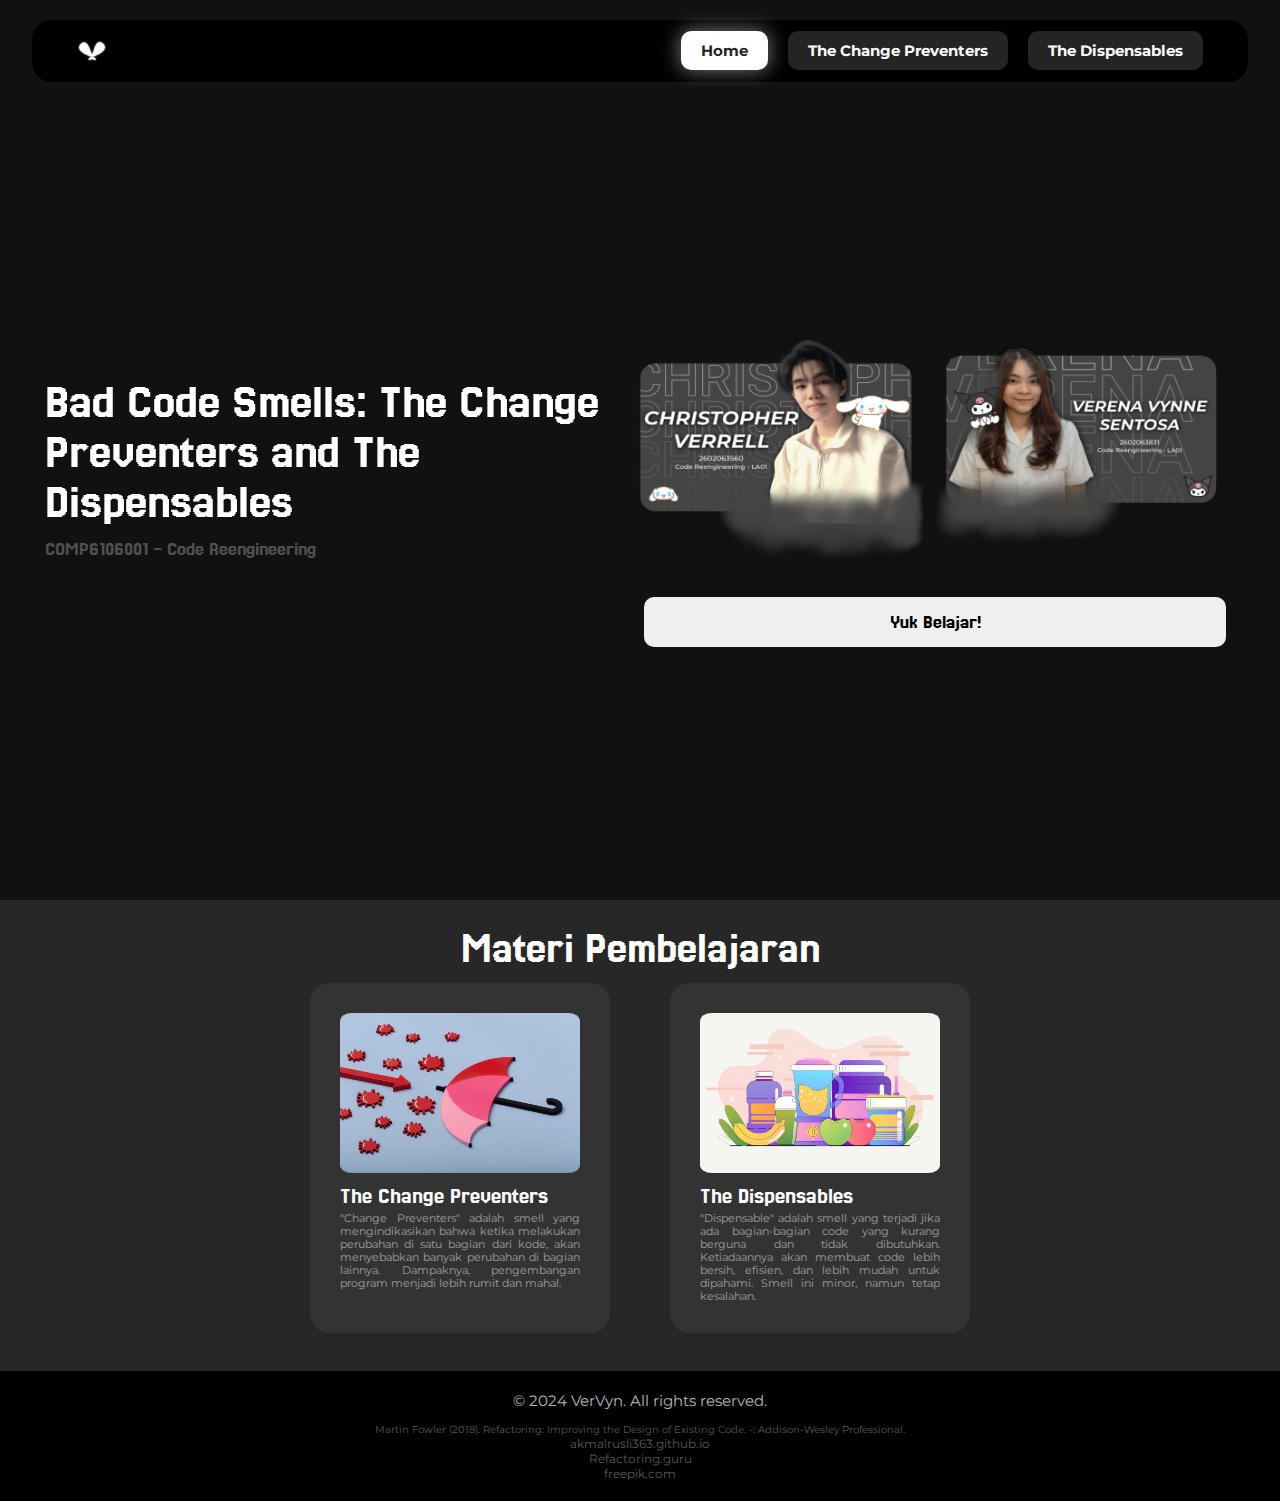
<file: index.html>
<!DOCTYPE html>
<html lang="en">
<head>
    <meta charset="UTF-8">
    <link rel="shortcut icon" type="x-icon" href="./assets/logo-VerVyn.png">
    <meta name="viewport" content="width=device-width, initial-scale=1.0">
    <title>Bad Code Smells: The Change Preventers and The Dispensables</title>
    <link rel="stylesheet" href="./styles/index.css">
    <link rel="preconnect" href="https://fonts.googleapis.com">
    <link rel="preconnect" href="https://fonts.gstatic.com" crossorigin>
    <link href="https://fonts.googleapis.com/css2?family=Jersey+25&display=swap" rel="stylesheet">
    <link rel="preconnect" href="https://fonts.googleapis.com">
    <link rel="preconnect" href="https://fonts.gstatic.com" crossorigin>
    <link href="https://fonts.googleapis.com/css2?family=Montserrat:ital,wght@0,100..900;1,100..900&display=swap" rel="stylesheet">
</head>
<body>
    <nav class="navbar">
        <div class="nav-container">
            <img src="./assets/logo-VerVyn.png" class="logo">
            <div class="menu-toggle">☰</div>
            <ul class="menu">
                <li><a href="./index.html" class="btn-now">Home</a></li>
                <li><a href="./views/change-preventers.html" class="btn btn-skeumorphic">The Change Preventers</a></li>
                <li><a href="./views/dispensables.html" class="btn btn-skeumorphic">The Dispensables</a></li>
            </ul>
        </div>
    </nav>

    <header class="hero">
        <div class="hero-left">
            <h1>Bad Code Smells: The Change Preventers and The Dispensables</h1>
            <p class="subtitle">COMP6106001 - Code Reengineering</p>
        </div>
        <div class="hero-right">
            <div class="hero-box-container">
                <div class="hero-box">
                    <img src="./assets/ver.png">
                </div>
                <div class="hero-box">
                    <img src="./assets/vyn.png">
                </div>
            </div>
            <div class="cta-container">
                <button class="cta-button btn-skeumorphic" onclick="scrollToContents()"> Yuk Belajar! </button>
            </div>
        </div>
    </header>
    
    <main>
        <div class="contents">
            <h1 class="content-title">Materi Pembelajaran</h1>
            <div class="card card-hover" onclick="redirectToChangePreventers()">
                <div class="card-content">
                    <img src="./assets/change-preventers.jpg" class="card-image">
                    <div class="card-details">
                        <h3 class="card-title">The Change Preventers</h3>
                        <p class="card-description">"Change Preventers" adalah smell yang mengindikasikan bahwa ketika melakukan perubahan di satu bagian dari kode, akan menyebabkan banyak perubahan di bagian lainnya. Dampaknya, pengembangan program menjadi lebih rumit dan mahal.</p>
                    </div>
                </div>
            </div>
            <div class="card card-hover" onclick="redirectToDispensables()">
                <div class="card-content">
                    <img src="./assets/dispensables.jpg" class="card-image">
                    <div class="card-details">
                        <h3 class="card-title">The Dispensables</h3>
                        <p class="card-description">"Dispensable" adalah smell yang terjadi jika ada bagian-bagian code yang kurang berguna dan tidak dibutuhkan. Ketiadaannya akan membuat code lebih bersih, efisien, dan lebih mudah untuk dipahami. Smell ini minor, namun tetap kesalahan.</p>
                    </div>
                </div>
            </div>
        </div>
    </main>        

    <footer class="footer">
        <p>&copy; 2024 VerVyn. All rights reserved.</p>
        <div class="referensi">
            <p> Martin Fowler (2018). Refactoring: Improving the Design of Existing Code. -: Addison-Wesley Professional. </p>
            <p><a href="https://akmalrusli363.github.io/smell/Fowler/">akmalrusli363.github.io</p></a>
            <p><a href="https://refactoring.guru/refactoring/catalog">Refactoring.guru</a></p>
            <p><a href="https://www.freepik.com/">freepik.com</a></p>
        </div>
    </footer>

    <script src="./scripts/index.js"></script>
</body>
</html>
</file>
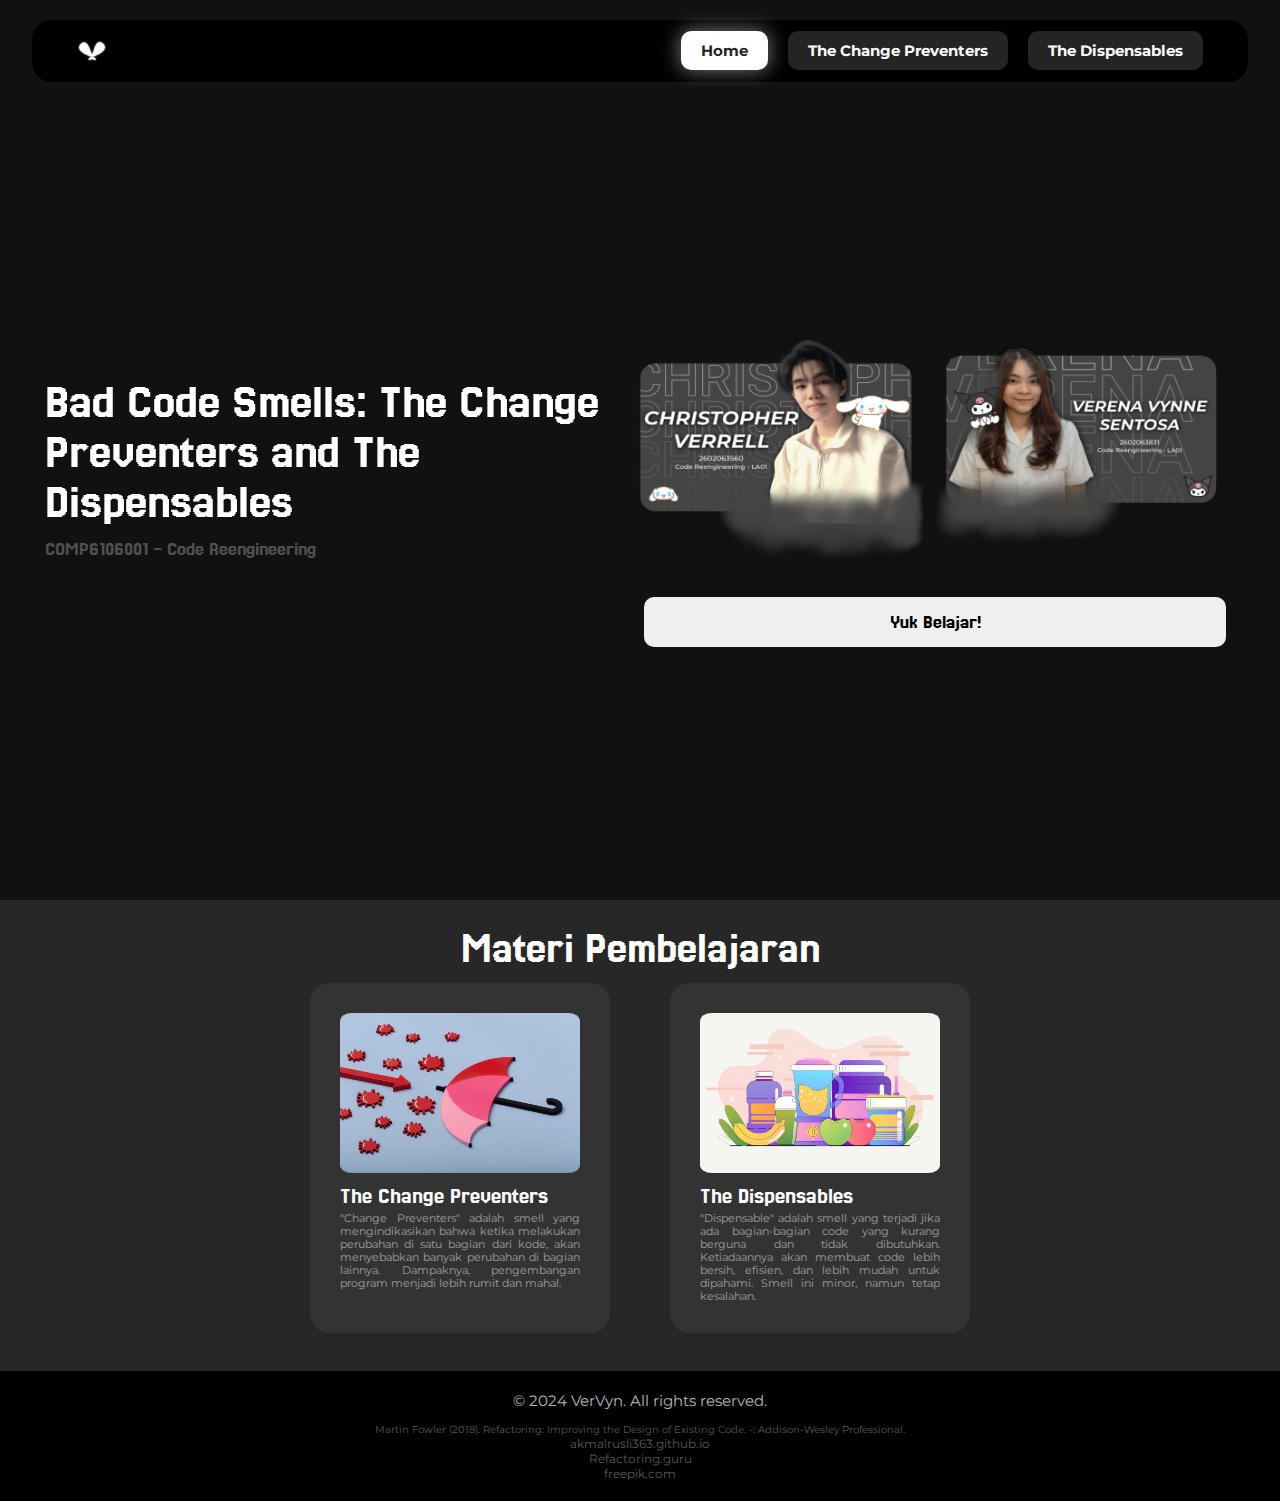
<file: views/index.html>
<!DOCTYPE html>
<html lang="en">
<head>
    <meta charset="UTF-8">
    <meta name="viewport" content="width=device-width, initial-scale=1.0">
    <title>Bad Code Smells: The Change Preventers and The Dispensables</title>
    <link rel="stylesheet" href="../styles/index.css">
    <link rel="preconnect" href="https://fonts.googleapis.com">
    <link rel="preconnect" href="https://fonts.gstatic.com" crossorigin>
    <link href="https://fonts.googleapis.com/css2?family=Jersey+25&display=swap" rel="stylesheet">
    <link rel="preconnect" href="https://fonts.googleapis.com">
    <link rel="preconnect" href="https://fonts.gstatic.com" crossorigin>
    <link href="https://fonts.googleapis.com/css2?family=Montserrat:ital,wght@0,100..900;1,100..900&display=swap" rel="stylesheet">
</head>
<body>
    <nav class="navbar">
        <div class="nav-container">
            <img src="../assets/logo-VerVyn.png" class="logo">
            <div class="menu-toggle">☰</div>
            <ul class="menu">
                <li><a href="../views/index.html" class="btn-now">Home</a></li>
                <li><a href="../views/change-preventers.html" class="btn btn-skeumorphic">The Change Preventers</a></li>
                <li><a href="../views/dispensables.html" class="btn btn-skeumorphic">The Dispensables</a></li>
            </ul>
        </div>
    </nav>

    <header class="hero">
        <div class="hero-left">
            <h1>Bad Code Smells: The Change Preventers and The Dispensables</h1>
            <p class="subtitle">COMP6106001 - Code Reengineering</p>
        </div>
        <div class="hero-right">
            <div class="hero-box-container">
                <div class="hero-box">
                    <img src="../assets/ver.png">
                </div>
                <div class="hero-box">
                    <img src="../assets/vyn.png">
                </div>
            </div>
            <div class="cta-container">
                <button class="cta-button btn-skeumorphic" onclick="scrollToContents()"> Yuk Belajar! </button>
            </div>
        </div>
    </header>
    
    <main>
        <div class="contents">
            <h1 class="content-title">Materi Pembelajaran</h1>
            <div class="card card-hover" onclick="redirectToChangePreventers()">
                <div class="card-content">
                    <img src="../assets/change-preventers.jpg" class="card-image">
                    <div class="card-details">
                        <h3 class="card-title">The Change Preventers</h3>
                        <p class="card-description">"Change Preventers" adalah smell yang mengindikasikan bahwa ketika melakukan perubahan di satu bagian dari kode, akan menyebabkan banyak perubahan di bagian lainnya. Dampaknya, pengembangan program menjadi lebih rumit dan mahal.</p>
                    </div>
                </div>
            </div>
            <div class="card card-hover" onclick="redirectToDispensables()">
                <div class="card-content">
                    <img src="../assets/dispensables.jpg" class="card-image">
                    <div class="card-details">
                        <h3 class="card-title">The Dispensables</h3>
                        <p class="card-description">"Dispensable" adalah smell yang terjadi jika ada bagian-bagian code yang kurang berguna dan tidak dibutuhkan. Ketiadaannya akan membuat code lebih bersih, efisien, dan lebih mudah untuk dipahami. Smell ini minor, namun tetap kesalahan.</p>
                    </div>
                </div>
            </div>
        </div>
    </main>        

    <footer class="footer">
        <p>&copy; 2024 VerVyn. All rights reserved.</p>
        <div class="referensi">
            <p> Martin Fowler (2018). Refactoring: Improving the Design of Existing Code. -: Addison-Wesley Professional. </p>
            <p><a href="https://akmalrusli363.github.io/smell/Fowler/">akmalrusli363.github.io</p></a>
            <p><a href="https://refactoring.guru/refactoring/catalog">Refactoring.guru</a></p>
            <p><a href="https://www.freepik.com/">freepik.com</a></p>
        </div>
    </footer>

    <script src="../scripts/index.js"></script>
</body>
</html>
</file>
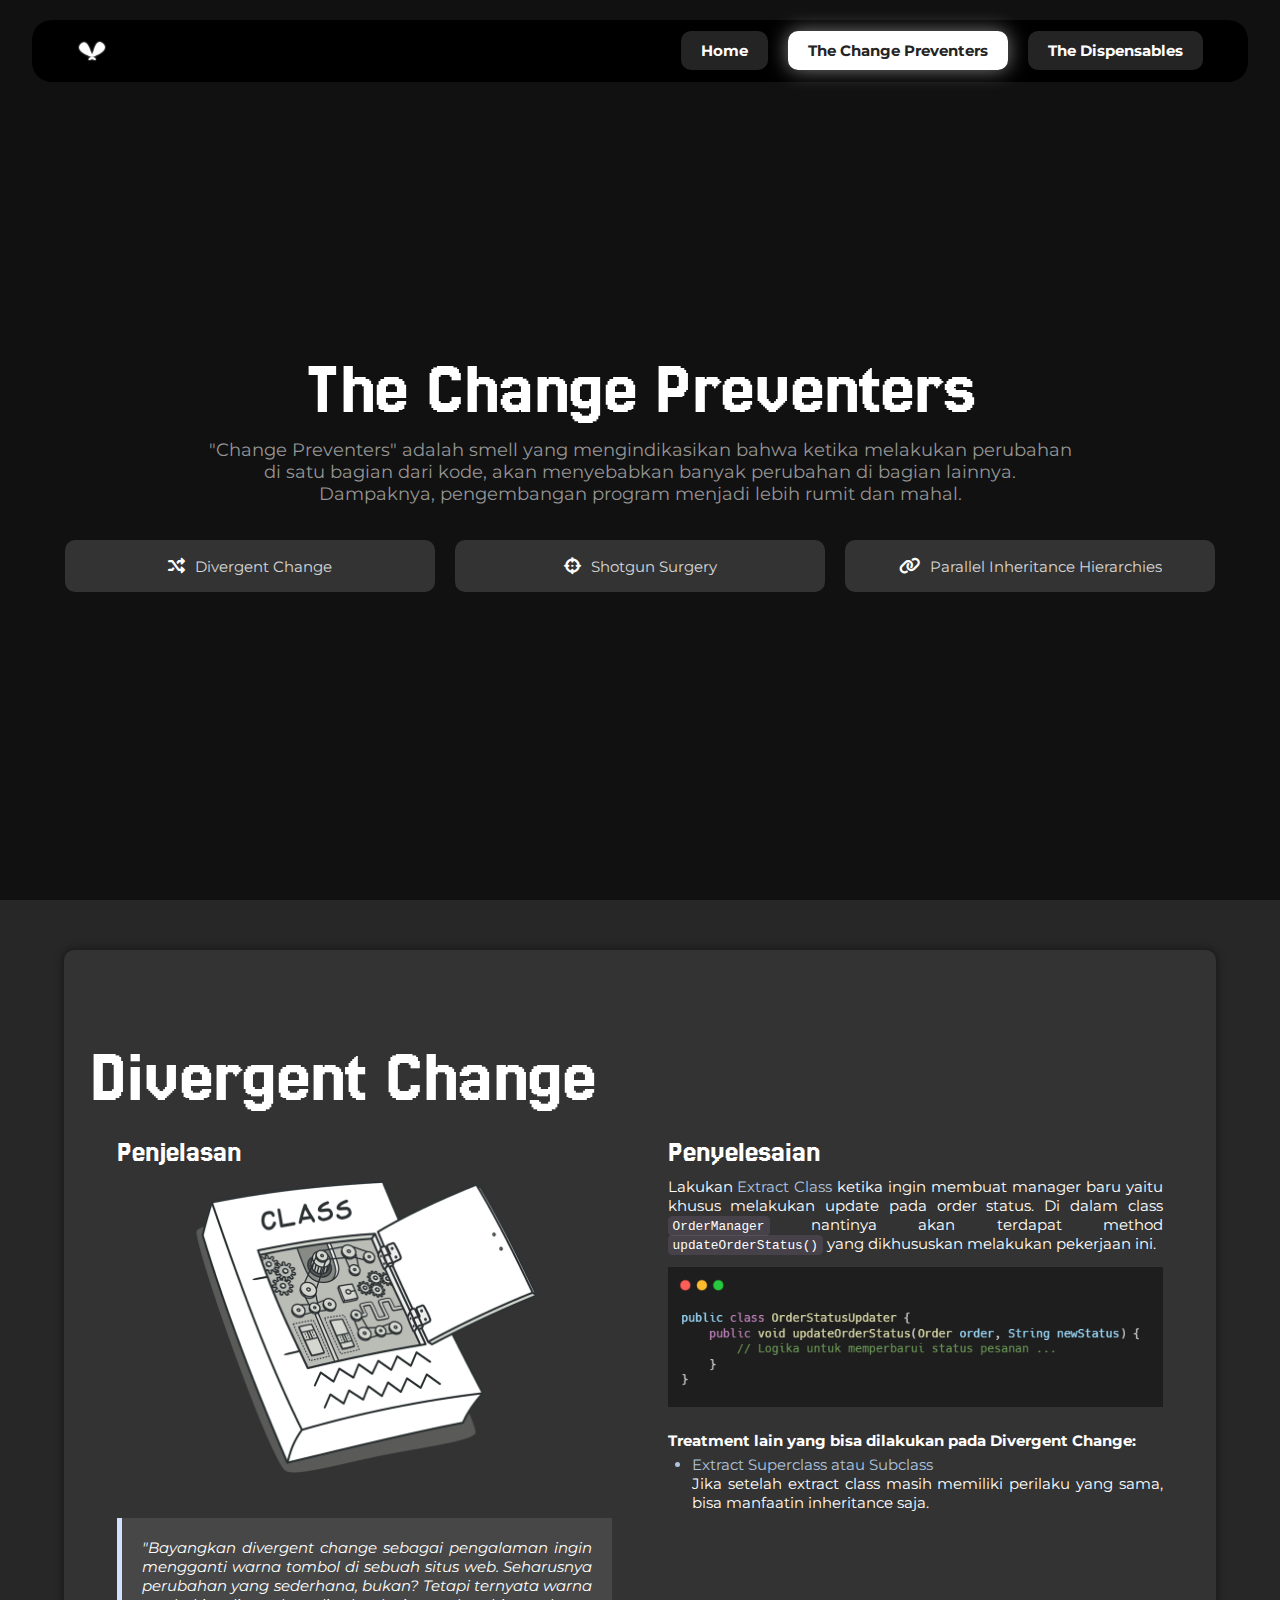
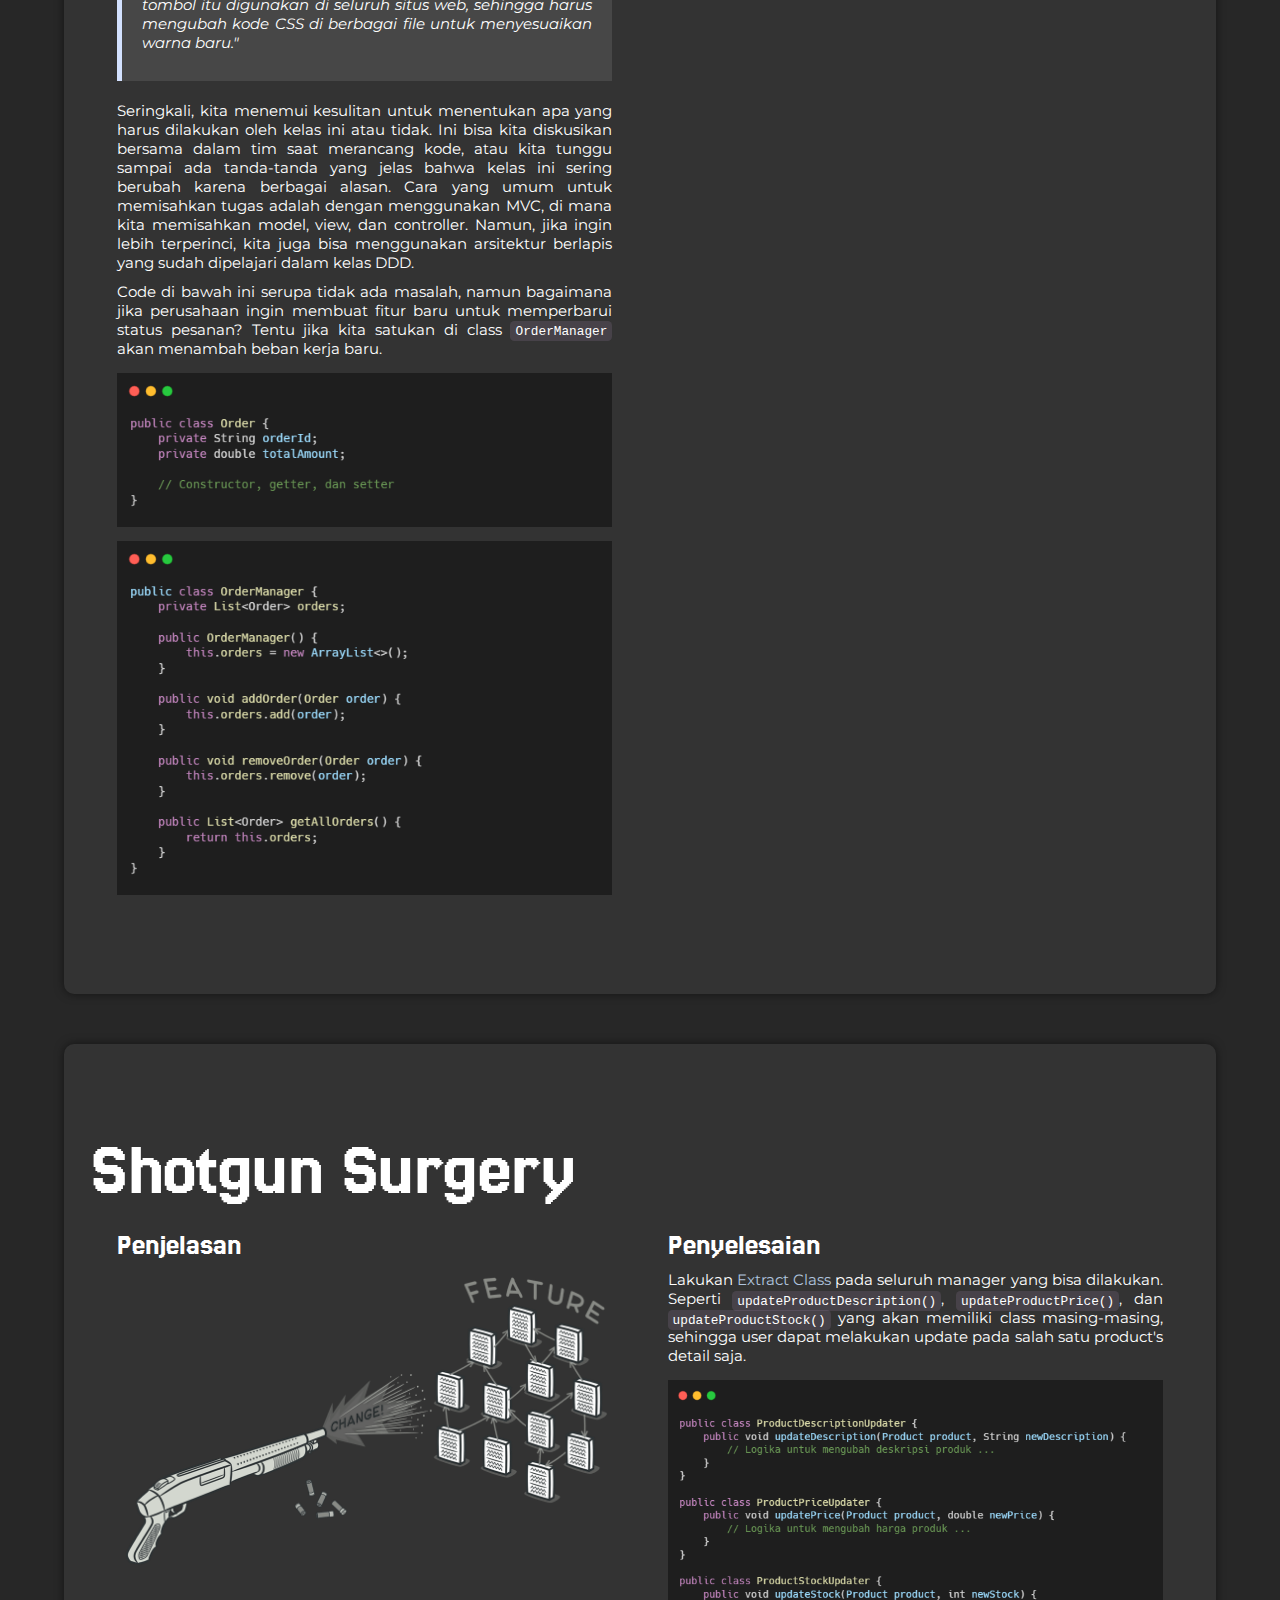
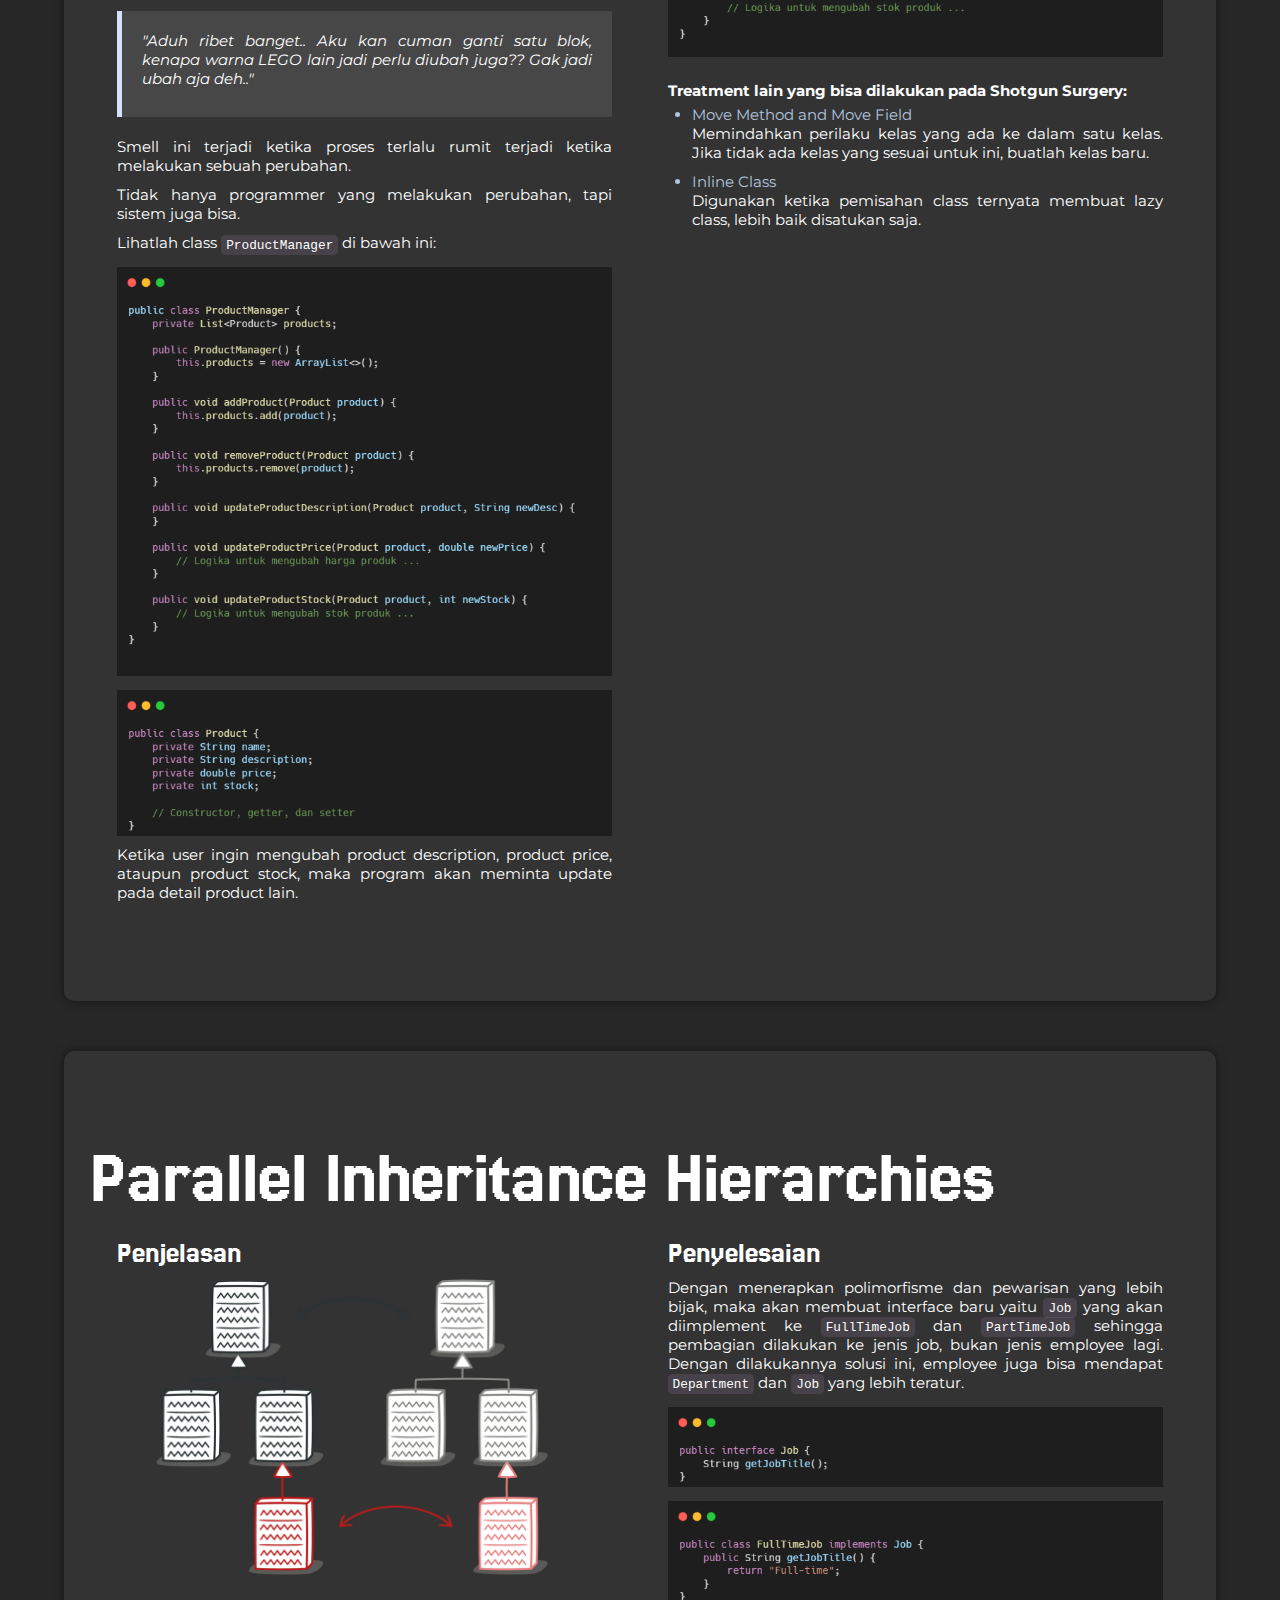
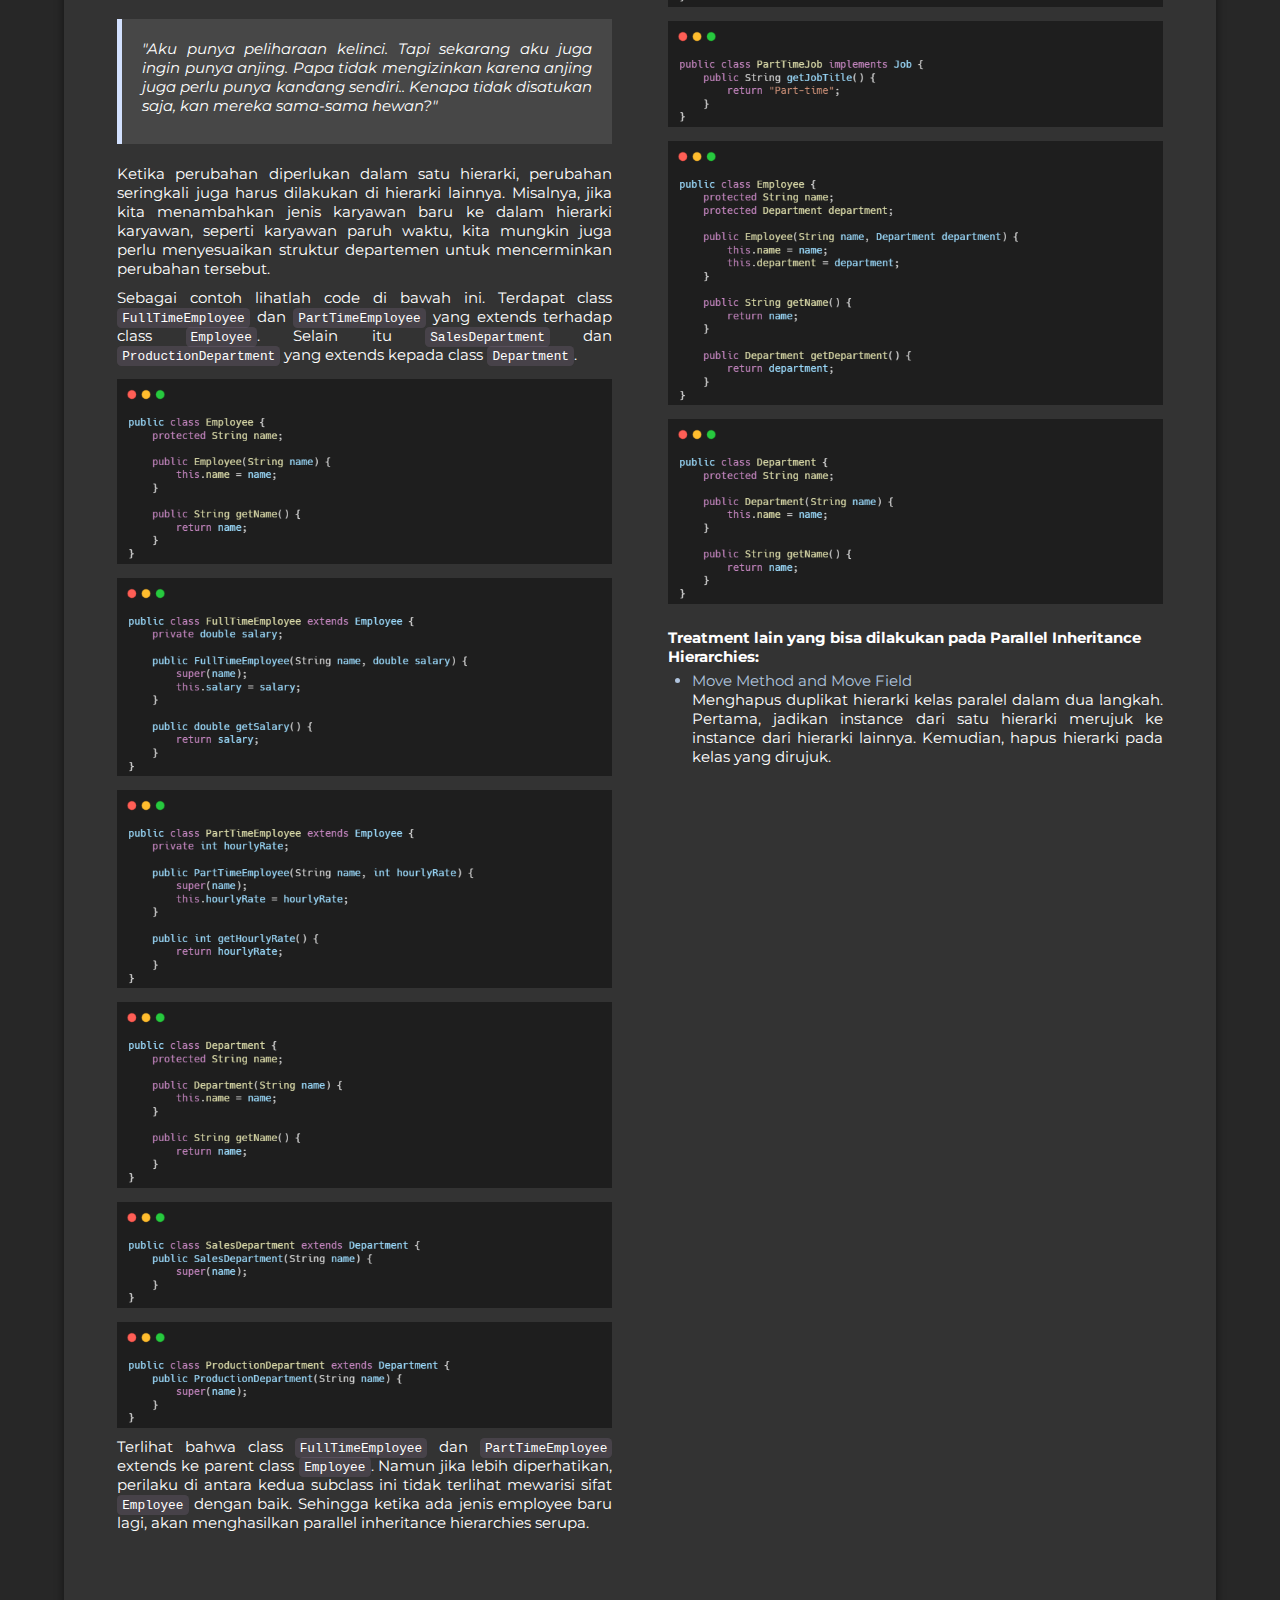
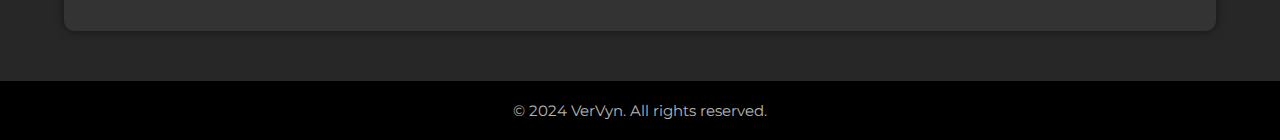
<file: views/change-preventers.html>
<!DOCTYPE html>
<html lang="en">
<head>
    <meta charset="UTF-8">
    <link rel="shortcut icon" type="x-icon" href="../assets/logo-VerVyn.png">
    <meta name="viewport" content="width=device-width, initial-scale=1.0">
    <title>The Change Preventers</title>
    <link rel="stylesheet" href="../styles/change-preventers.css">
    <link rel="preconnect" href="https://fonts.googleapis.com">
    <link rel="preconnect" href="https://fonts.gstatic.com" crossorigin>
    <link rel="stylesheet" href="https://cdnjs.cloudflare.com/ajax/libs/font-awesome/6.0.0-beta3/css/all.min.css" integrity="sha384-... (hash value) ..." crossorigin="anonymous">
    <link href="https://fonts.googleapis.com/css2?family=Jersey+25&display=swap" rel="stylesheet">
    <link rel="preconnect" href="https://fonts.googleapis.com">
    <link rel="preconnect" href="https://fonts.gstatic.com" crossorigin>
    <link href="https://fonts.googleapis.com/css2?family=Montserrat:ital,wght@0,100..900;1,100..900&display=swap" rel="stylesheet">
</head>
<body>
    <nav class="navbar">
        <div class="nav-container">
            <img src="../assets/logo-VerVyn.png" class="logo">
            <div class="menu-toggle">☰</div>
            <ul class="menu">
                <li><a href="../index.html" class="btn btn-skeumorphic">Home</a></li>
                <li><a href="../views/change-preventers.html" class="btn-now">The Change Preventers</a></li>
                <li><a href="../views/dispensables.html" class="btn btn-skeumorphic">The Dispensables</a></li>
            </ul>
        </div>
    </nav>

    <div class="main-container">
        <h1 class="title">The Change Preventers</h1>
        <p> "Change Preventers" adalah smell yang mengindikasikan bahwa ketika melakukan perubahan di satu bagian dari kode, akan menyebabkan banyak perubahan di bagian lainnya. Dampaknya, pengembangan program menjadi lebih rumit dan mahal.</p>
        <div class="buttons-container">
            <div class="button">
                <div class="button-content">
                    <i class="fas fa-random"></i>
                    <p><a href="#divergent-change">Divergent Change</a></p>
                </div>
            </div>
            <div class="button">
                <div class="button-content">
                    <i class="fas fa-crosshairs"></i>
                    <p><a href="#shotgun-surgery">Shotgun Surgery</a></p>
                </div>
            </div>
            <div class="button">
                <div class="button-content">
                    <i class="fas fa-link"></i>
                    <p><a href="#parallel-inheritance">Parallel Inheritance Hierarchies</a></p>
                </div>
            </div>
        </div>
    </div>

    <div id="divergent-change">
        <h1>Divergent Change</h1>
        <div class="explanation-solution">
            <div class="explanation">
                <h2>Penjelasan</h2>
                <div class="illustration">
                    <img src="../assets/illustration-divergent.png">
                </div>
                <blockquote>
                    <p>"Bayangkan divergent change sebagai pengalaman ingin mengganti warna tombol di sebuah situs web. Seharusnya perubahan yang sederhana, bukan? Tetapi ternyata warna tombol itu digunakan di seluruh situs web, sehingga harus mengubah kode CSS di berbagai file untuk menyesuaikan warna baru."</p>
                </blockquote>
                <p> Seringkali, kita menemui kesulitan untuk menentukan apa yang harus dilakukan oleh kelas ini atau tidak. Ini bisa kita diskusikan bersama dalam tim saat merancang kode, atau kita tunggu sampai ada tanda-tanda yang jelas bahwa kelas ini sering berubah karena berbagai alasan. Cara yang umum untuk memisahkan tugas adalah dengan menggunakan MVC, di mana kita memisahkan model, view, dan controller. Namun, jika ingin lebih terperinci, kita juga bisa menggunakan arsitektur berlapis yang sudah dipelajari dalam kelas DDD.</p>
                <p> Code di bawah ini serupa tidak ada masalah, namun bagaimana jika perusahaan ingin membuat fitur baru untuk memperbarui status pesanan? Tentu jika kita satukan di class <code class="codeHighlight">OrderManager</code> akan menambah beban kerja baru.</p>
                <div class="example">
                    <img src="../assets/masalah-divergent1.png">
                    <img src="../assets/masalah-divergent2.png">
                </div>
            </div>
            <div class="solution">
                <h2>Penyelesaian</h2>
                <p>Lakukan <span class="treatment">Extract Class</span> ketika ingin membuat manager baru yaitu khusus melakukan update pada order status. Di dalam class <code class="codeHighlight">OrderManager</code> nantinya akan terdapat method <code class="codeHighlight">updateOrderStatus()</code> yang dikhususkan melakukan pekerjaan ini. </p>
                <div class="example">
                    <img src="../assets/penyelesaian-divergent.png">
                </div>
                <h3>Treatment lain yang bisa dilakukan pada Divergent Change:</h3>
                <div class="treatment-lain">
                    <ul>
                        <li class="treatment">Extract Superclass atau Subclass</li>
                        <p>Jika setelah extract class masih memiliki perilaku yang sama, bisa manfaatin inheritance saja.</p>
                    </ul>
                </div>
            </div>
        </div>
    </div>

    <div id="shotgun-surgery">
        <h1>Shotgun Surgery</h1>
        <div class="explanation-solution">
            <div class="explanation">
                <h2>Penjelasan</h2>
                <div class="illustration">
                    <img src="../assets/illustration-shotgun.png">
                </div>
                <blockquote>
                    <p>"Aduh ribet banget.. Aku kan cuman ganti satu blok, kenapa warna LEGO lain jadi perlu diubah juga?? Gak jadi ubah aja deh.."</p>
                </blockquote>
                <p>Smell ini terjadi ketika proses terlalu rumit terjadi ketika melakukan sebuah perubahan.</p>
                <p>Tidak hanya programmer yang melakukan perubahan, tapi sistem juga bisa.</p>
                <p>Lihatlah class <code class="codeHighlight">ProductManager</code> di bawah ini:</p>
                <div class="example">
                    <img src="../assets/masalah-shotgun1.png">
                    <img src="../assets/masalah-shotgun2.png">
                </div>
                <p>Ketika user ingin mengubah product description, product price, ataupun product stock, maka program akan meminta update pada detail product lain.</p>
            </div>
            <div class="solution">
                <h2>Penyelesaian</h2>

                <p>Lakukan <span class="treatment">Extract Class</span> pada seluruh manager yang bisa dilakukan. Seperti <code class="codeHighlight">updateProductDescription()</code>, <code class="codeHighlight">updateProductPrice()</code>, dan <code class="codeHighlight">updateProductStock()</code> yang akan memiliki class masing-masing, sehingga user dapat melakukan update pada salah satu product's detail saja.</p>
                <div class="example">
                    <img src="../assets/penyelesaian-shotgun.png" >
                </div>
                <h3>Treatment lain yang bisa dilakukan pada Shotgun Surgery:</h3>
                <div class="treatment-lain">
                    <ul>
                        <li class="treatment">Move Method and Move Field</li>
                        <p>Memindahkan perilaku kelas yang ada ke dalam satu kelas. Jika tidak ada kelas yang sesuai untuk ini, buatlah kelas baru.</p>
                        <li class="treatment">Inline Class</li>
                        <p>Digunakan ketika pemisahan class ternyata membuat lazy class, lebih baik disatukan saja.</p>
                    </ul>
                </div>
            </div>
        </div>
    </div>

    <div id="parallel-inheritance">
        <h1>Parallel Inheritance Hierarchies</h1>
        <div class="explanation-solution">
            <div class="explanation">
                <h2>Penjelasan</h2>
                <div class="illustration">
                    <img src="../assets/illustration-parallel.png">
                </div>
                <blockquote>
                    <p>"Aku punya peliharaan kelinci. Tapi sekarang aku juga ingin punya anjing. Papa tidak mengizinkan karena anjing juga perlu punya kandang sendiri.. Kenapa tidak disatukan saja, kan mereka sama-sama hewan?"</p>
                </blockquote>
                <p>Ketika perubahan diperlukan dalam satu hierarki, perubahan seringkali juga harus dilakukan di hierarki lainnya. Misalnya, jika kita menambahkan jenis karyawan baru ke dalam hierarki karyawan, seperti karyawan paruh waktu, kita mungkin juga perlu menyesuaikan struktur departemen untuk mencerminkan perubahan tersebut.</p>
                <p>Sebagai contoh lihatlah code di bawah ini. Terdapat class <code class="codeHighlight">FullTimeEmployee</code> dan <code class="codeHighlight">PartTimeEmployee</code> yang extends terhadap class <code class="codeHighlight">Employee</code>. Selain itu <code class="codeHighlight">SalesDepartment</code> dan <code class="codeHighlight">ProductionDepartment</code> yang extends kepada class <code class="codeHighlight">Department</code>.</p>
                <div class="example">
                    <img src="../assets/masalah-inherit1.png">
                    <img src="../assets/masalah-inherit2.png">
                    <img src="../assets/masalah-inherit3.png">
                    <img src="../assets/masalah-inherit4.png">
                    <img src="../assets/masalah-inherit5.png">
                    <img src="../assets/masalah-inherit6.png">
                </div>
                <p>Terlihat bahwa class <code class="codeHighlight">FullTimeEmployee</code> dan <code class="codeHighlight">PartTimeEmployee</code> extends ke parent class <code class="codeHighlight">Employee</code>. Namun jika lebih diperhatikan, perilaku di antara kedua subclass ini tidak terlihat mewarisi sifat <code class="codeHighlight">Employee</code> dengan baik. Sehingga ketika ada jenis employee baru lagi, akan menghasilkan parallel inheritance hierarchies serupa.</p>
            </div>
            <div class="solution">
                <h2>Penyelesaian</h2>
                <p>Dengan menerapkan polimorfisme dan pewarisan yang lebih bijak, maka akan membuat interface baru yaitu <code class="codeHighlight">Job</code> yang akan diimplement ke <code class="codeHighlight">FullTimeJob</code> dan <code class="codeHighlight">PartTimeJob</code> sehingga pembagian dilakukan ke jenis job, bukan jenis employee lagi. Dengan dilakukannya solusi ini, employee juga bisa mendapat <code class="codeHighlight">Department</code> dan <code class="codeHighlight">Job</code> yang lebih teratur.</p>
                <div class="example">
                    <img src="../assets/penyelesaian-inherit1.png">
                    <img src="../assets/penyelesaian-inherit2.png">
                    <img src="../assets/penyelesaian-inherit3.png">
                    <img src="../assets/penyelesaian-inherit4.png">
                    <img src="../assets/penyelesaian-inherit5.png">
                </div>
                <h3>Treatment lain yang bisa dilakukan pada Parallel Inheritance Hierarchies:</h3>
                <div class="treatment-lain">
                    <ul>
                        <li class="treatment">Move Method and Move Field</li>
                        <p>Menghapus duplikat hierarki kelas paralel dalam dua langkah. Pertama, jadikan instance dari satu hierarki merujuk ke instance dari hierarki lainnya. Kemudian, hapus hierarki pada kelas yang dirujuk.</p>
                    </ul>
                </div>
            </div>
        </div>
    </div>

    <footer class="footer">
        <p>&copy; 2024 VerVyn. All rights reserved.</p>
    </footer>
    
</body>

<script src="../scripts/scroll-behavior.js"></script>

</html>
</file>
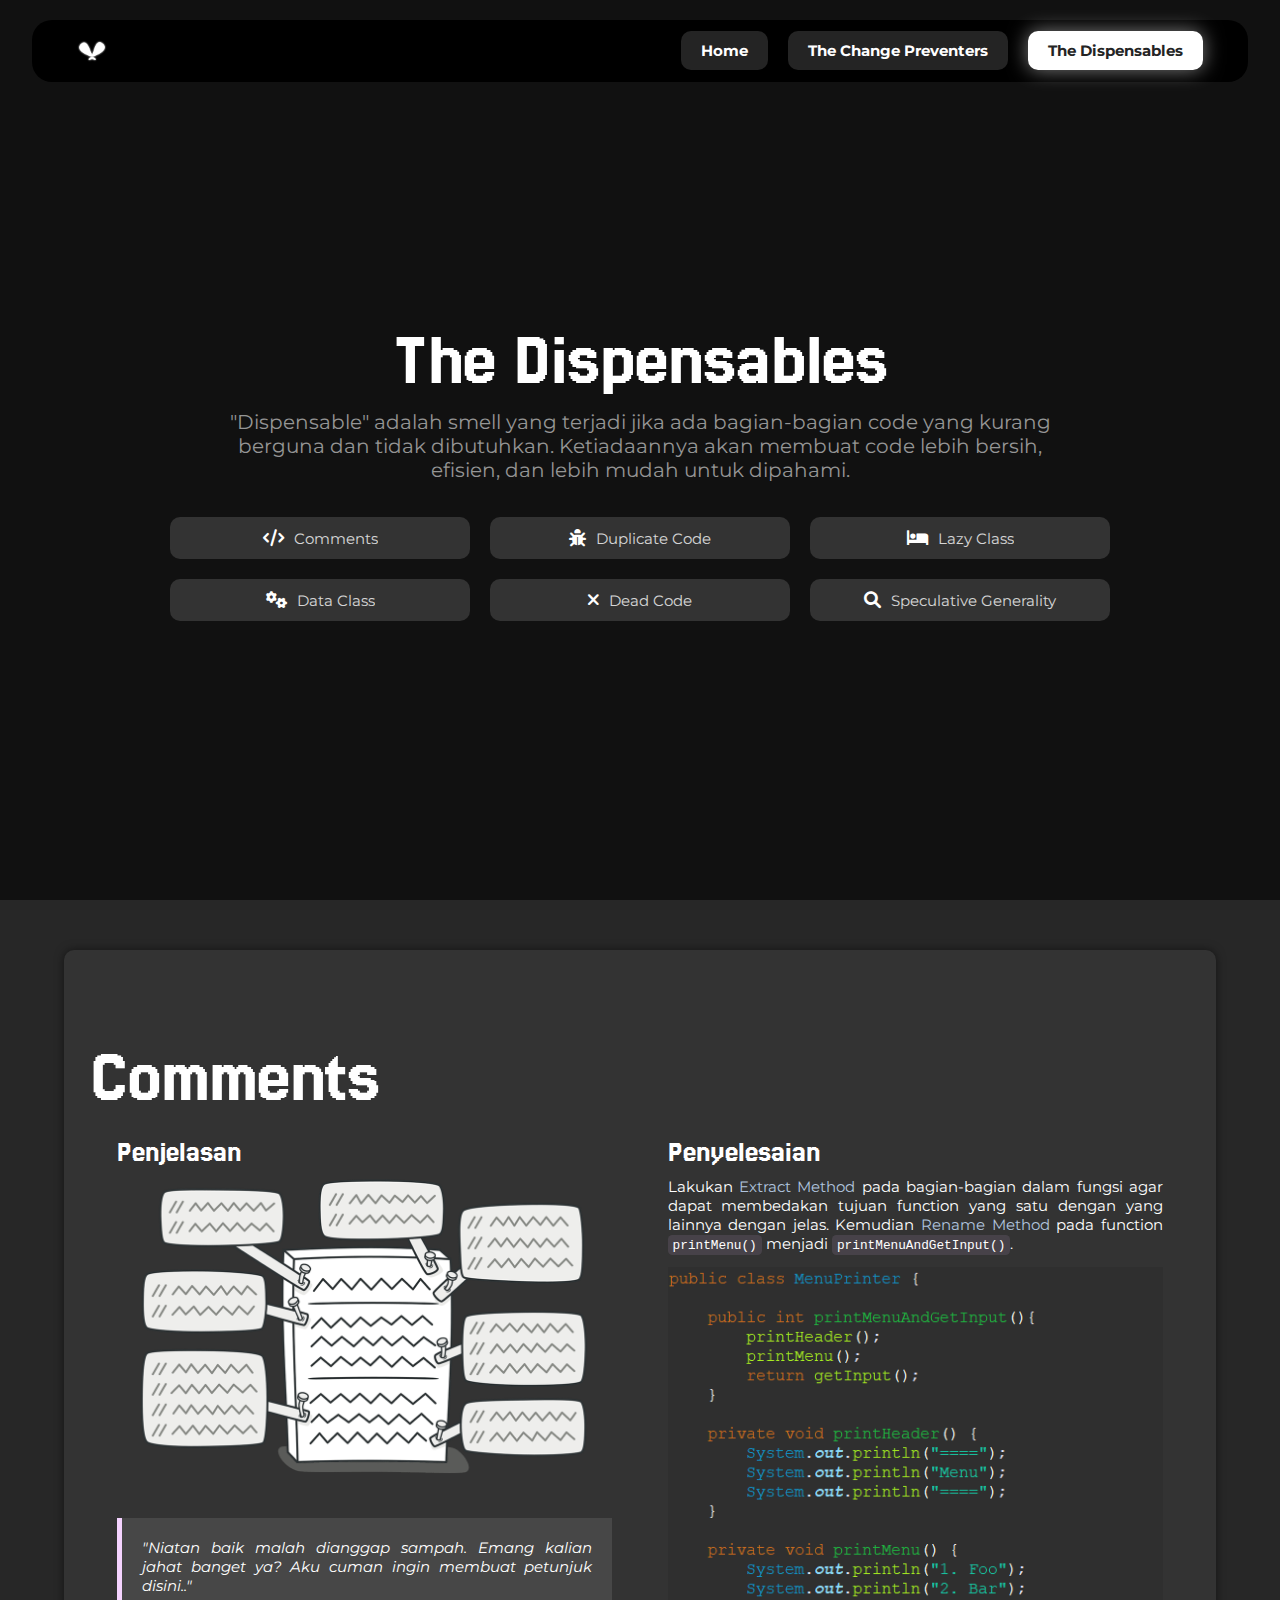
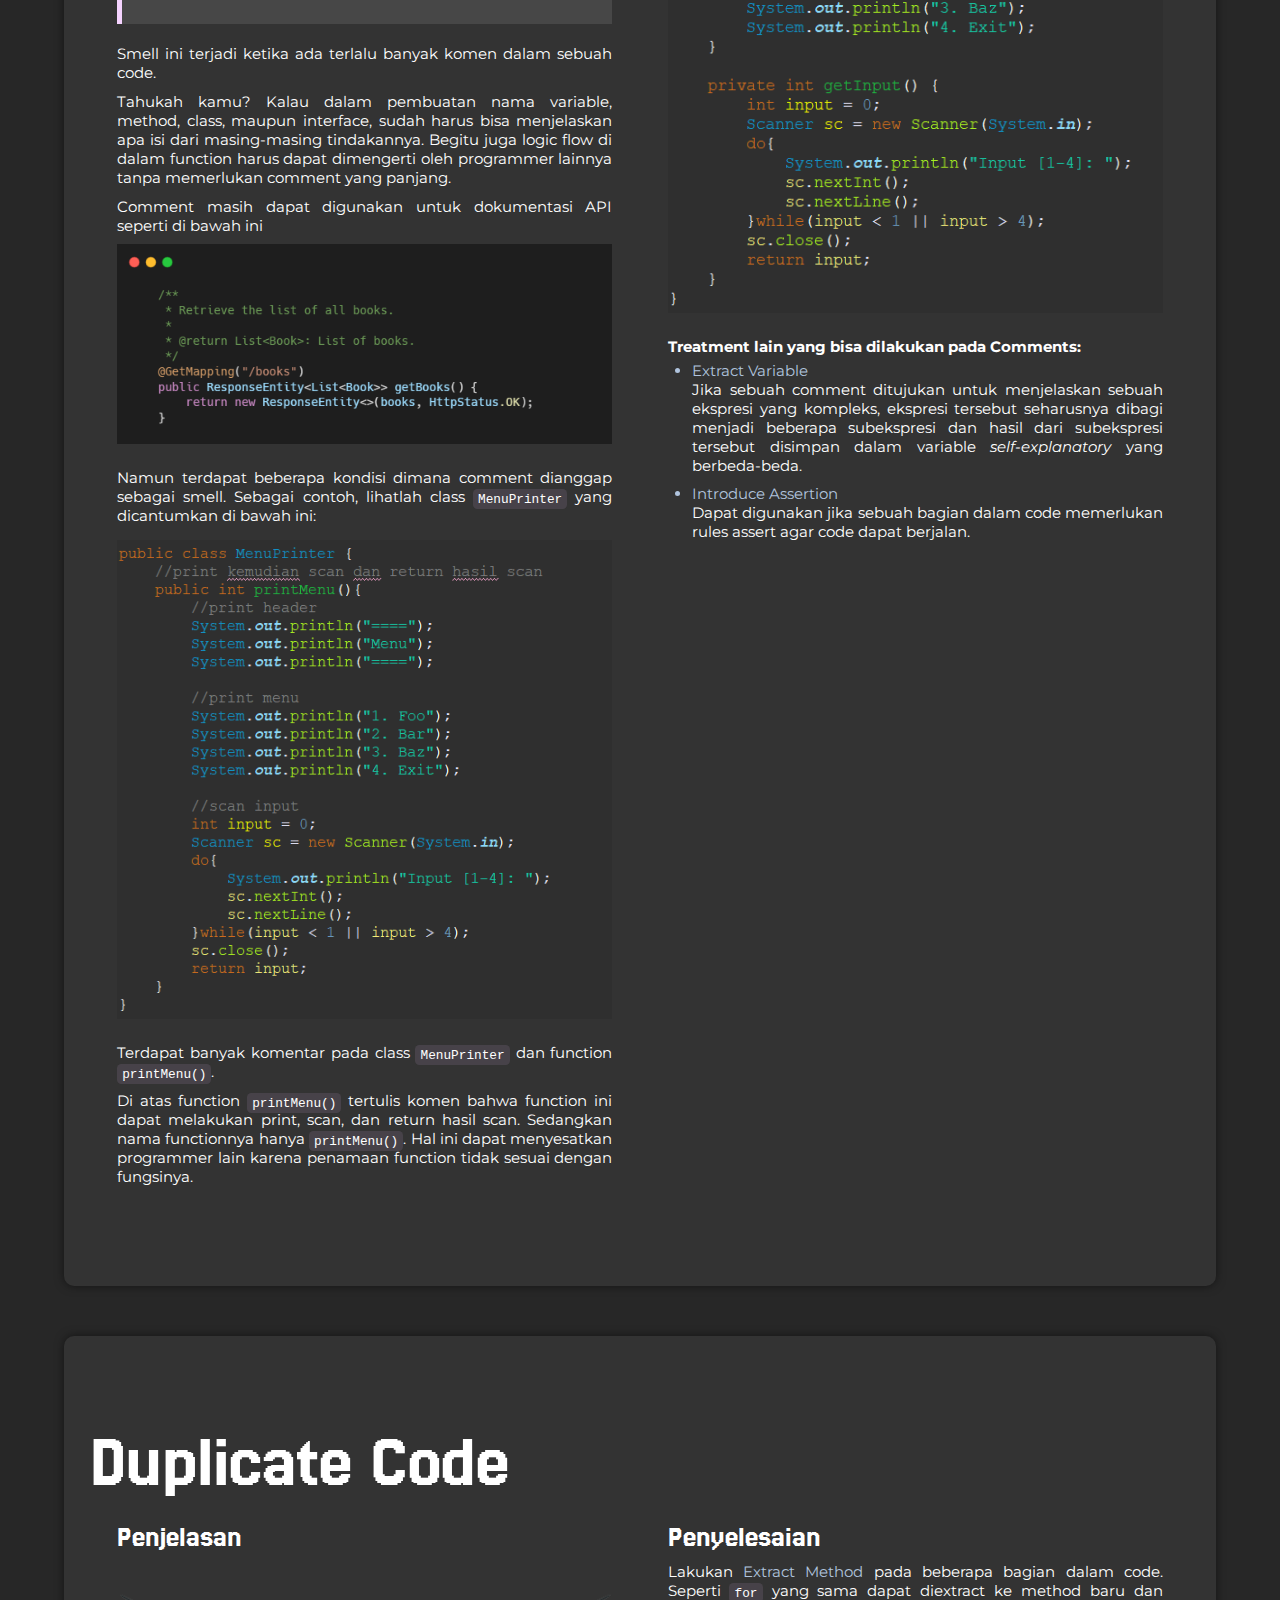
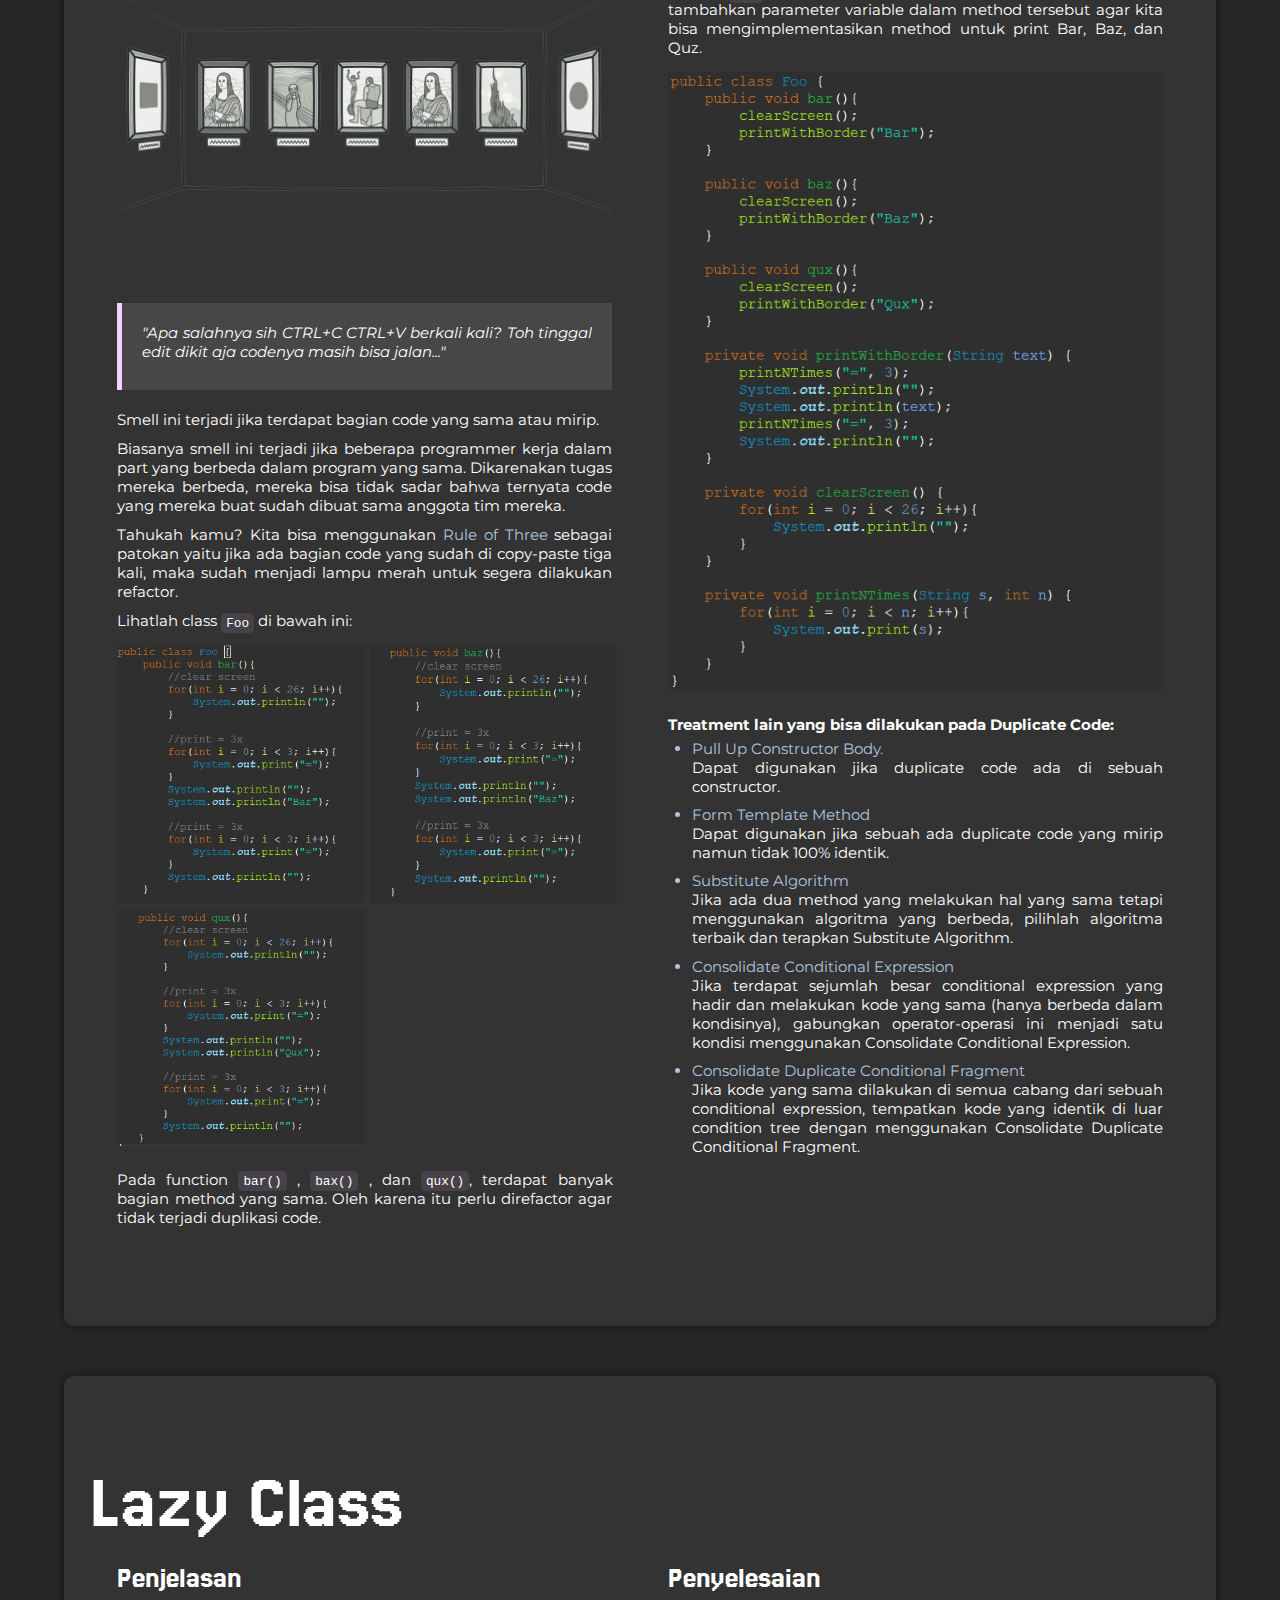
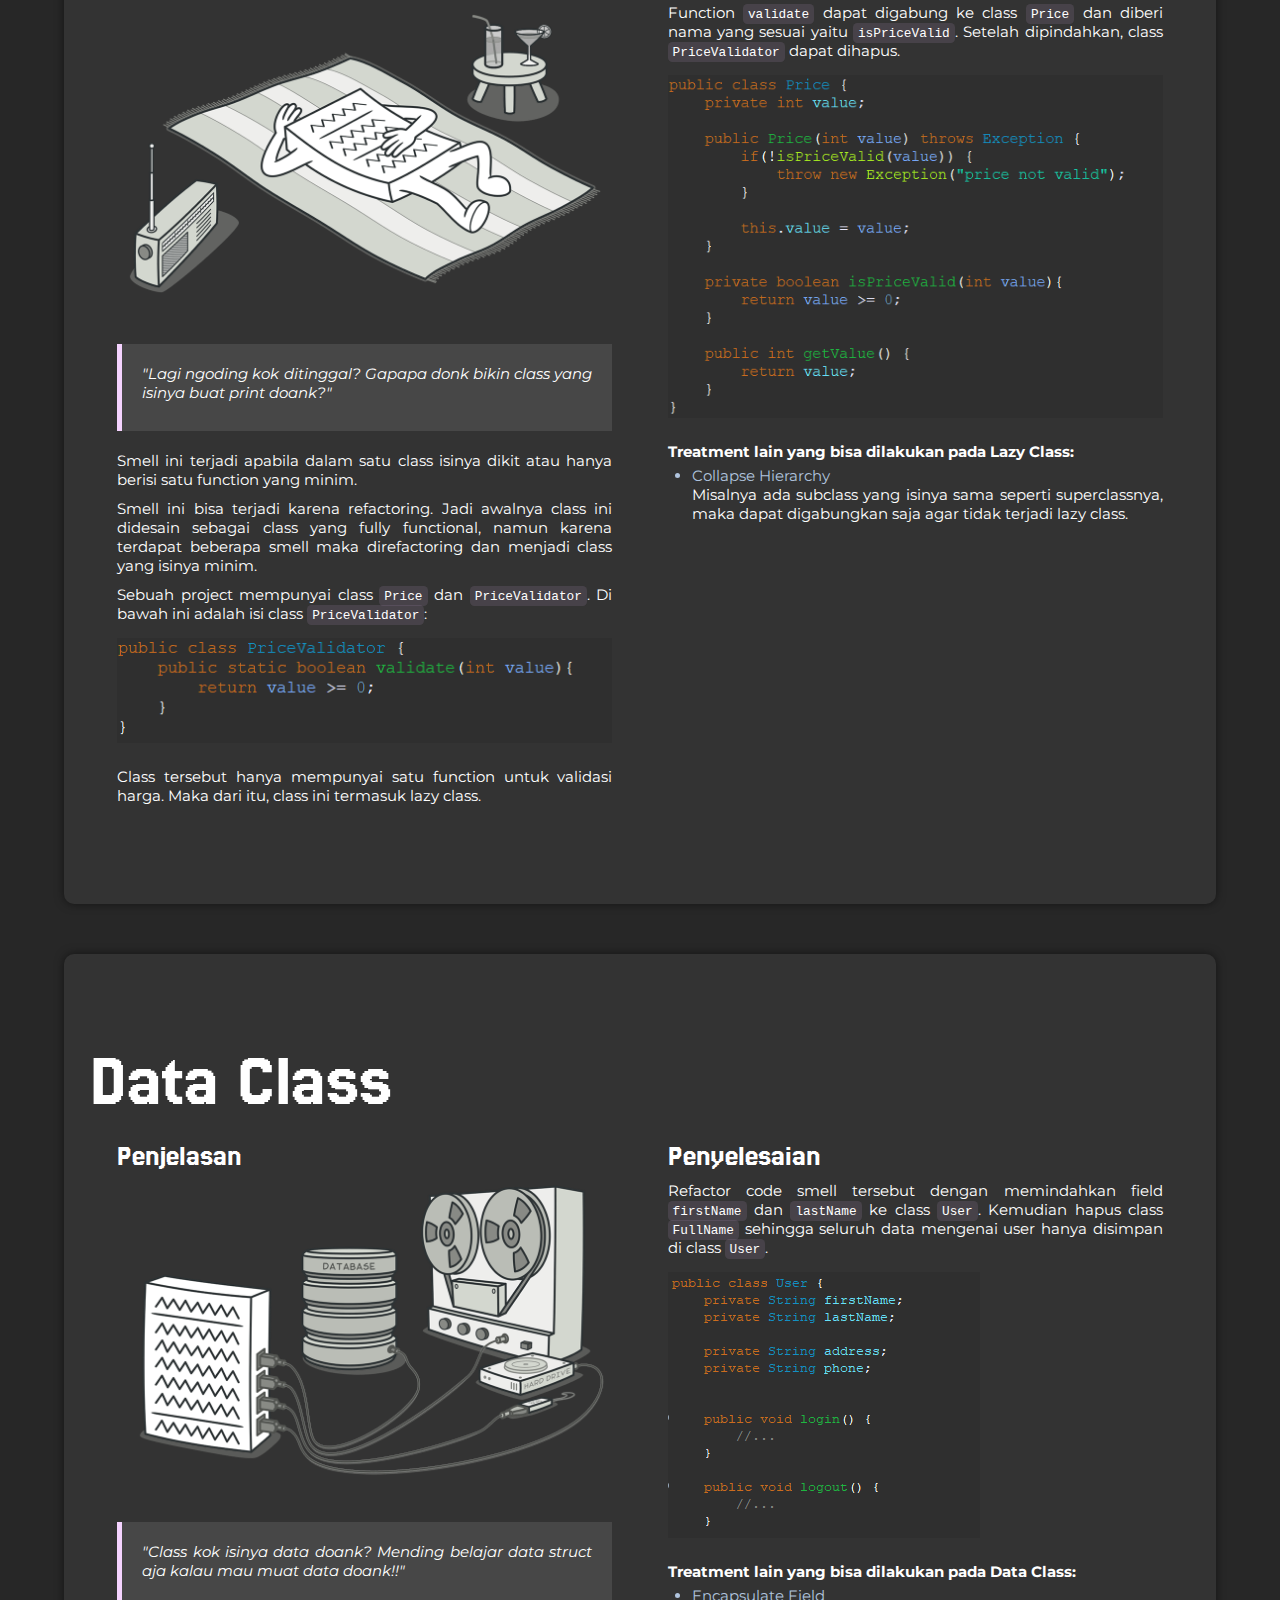
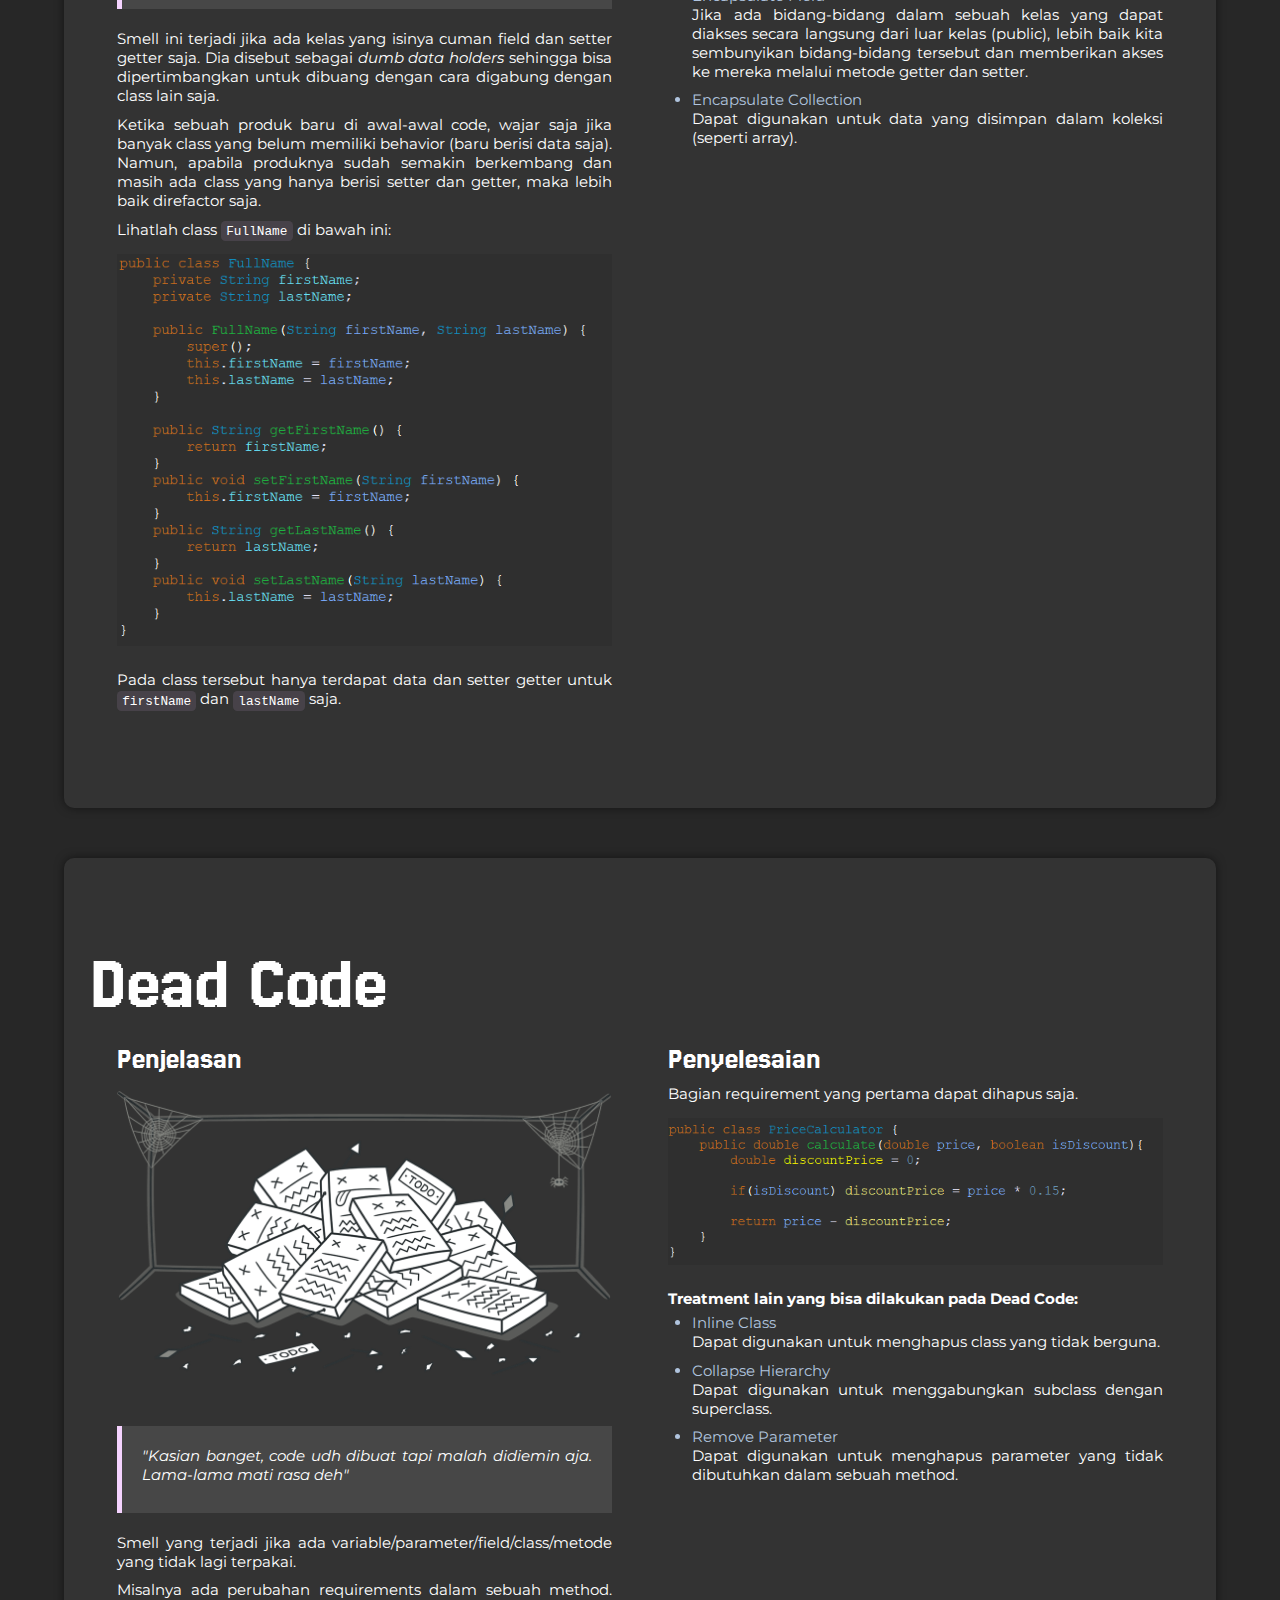
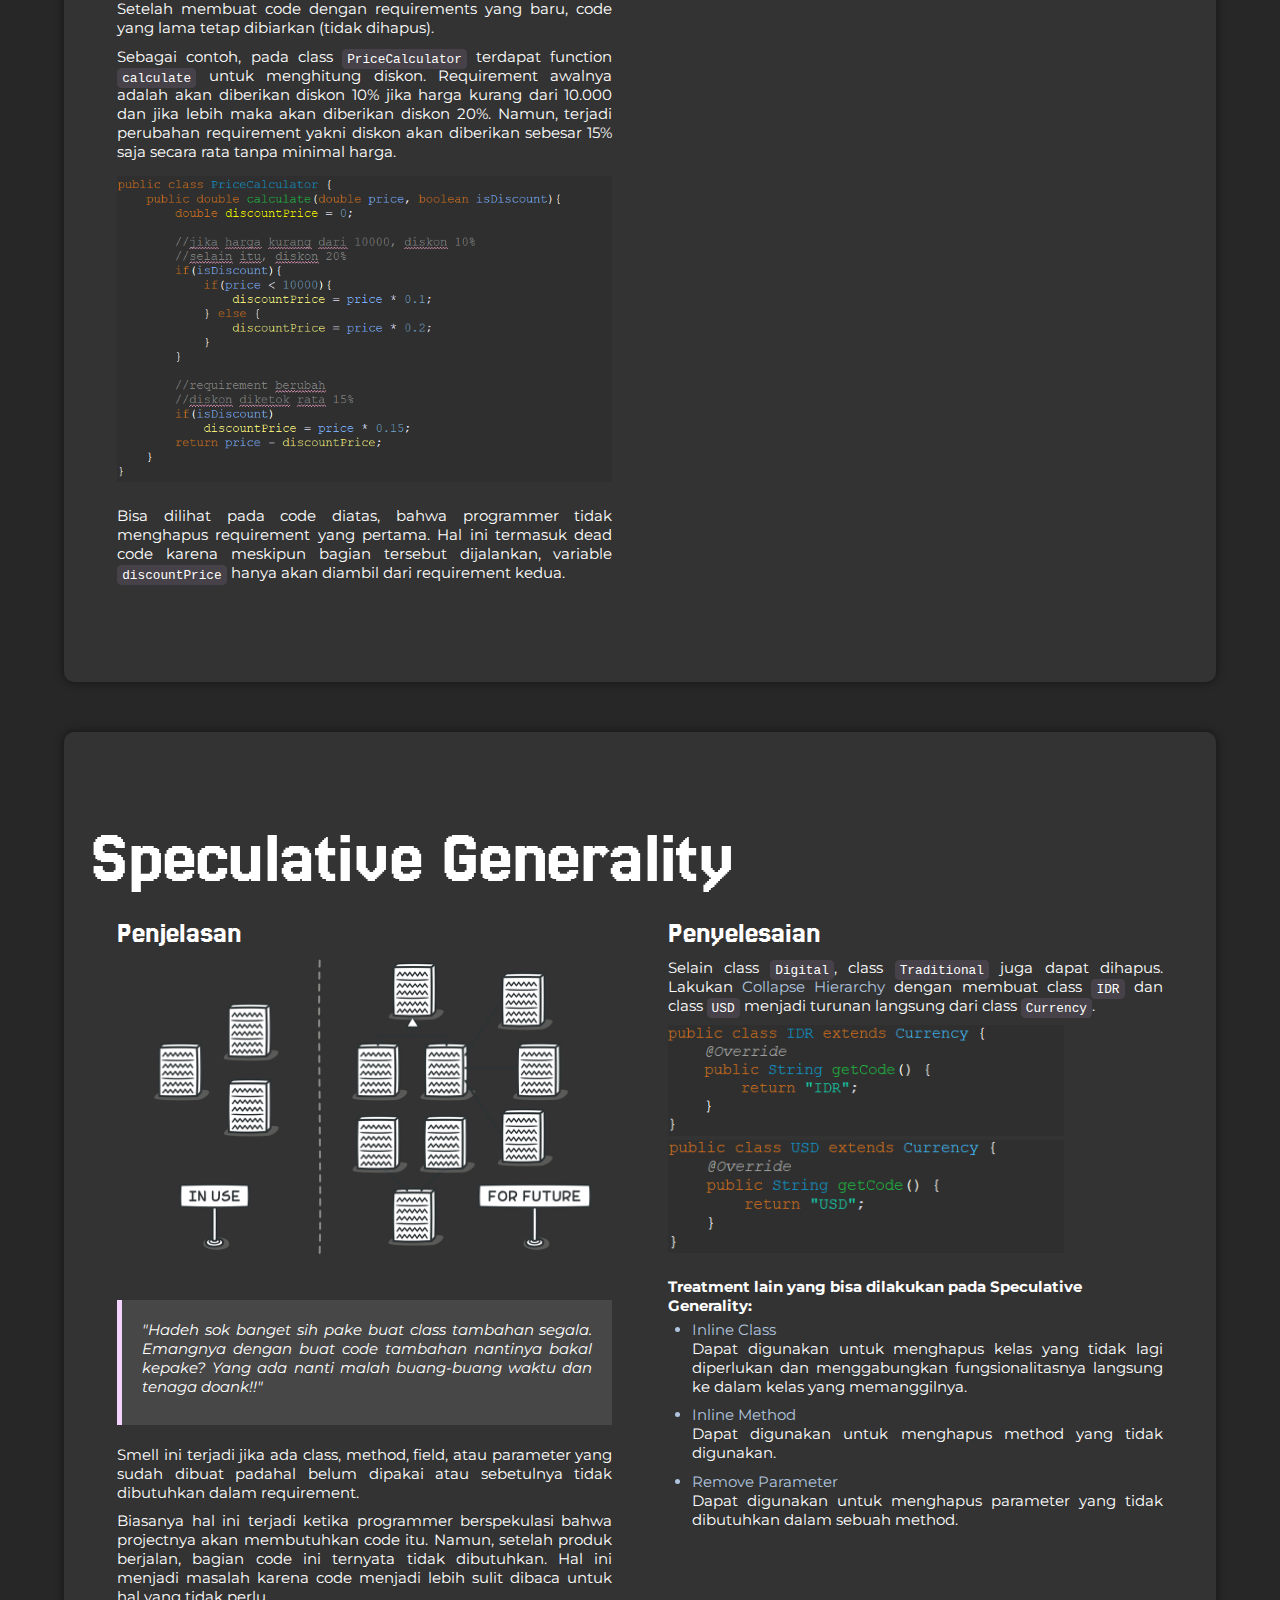
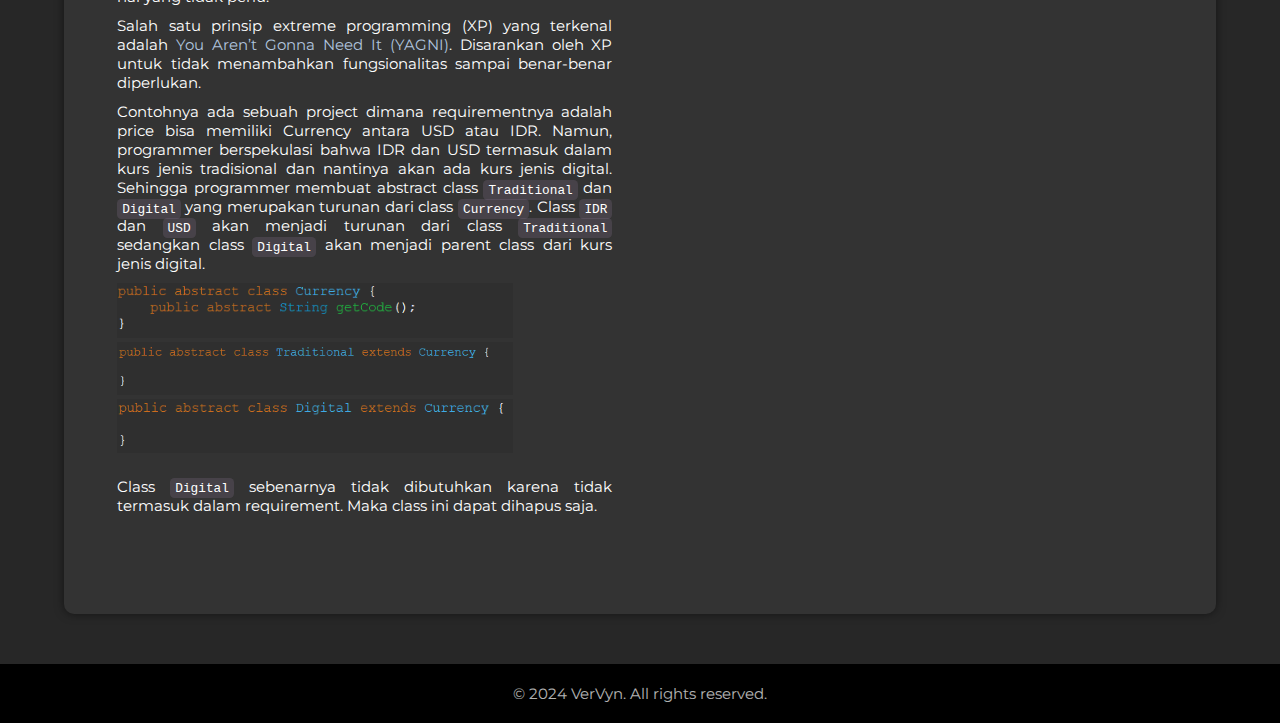
<file: views/dispensables.html>
<!DOCTYPE html>
<html lang="en">
<head>
    <meta charset="UTF-8">
    <link rel="shortcut icon" type="x-icon" href="../assets/logo-VerVyn.png">
    <meta name="viewport" content="width=device-width, initial-scale=1.0">
    <title>The Dispensables</title>
    <link rel="stylesheet" href="../styles/dispensables.css">
    <link rel="preconnect" href="https://fonts.googleapis.com">
    <link rel="preconnect" href="https://fonts.gstatic.com" crossorigin>
    <link rel="stylesheet" href="https://cdnjs.cloudflare.com/ajax/libs/font-awesome/6.0.0-beta3/css/all.min.css" integrity="sha384-... (hash value) ..." crossorigin="anonymous">
    <link href="https://fonts.googleapis.com/css2?family=Jersey+25&display=swap" rel="stylesheet">
    <link rel="preconnect" href="https://fonts.googleapis.com">
    <link rel="preconnect" href="https://fonts.gstatic.com" crossorigin>
    <link href="https://fonts.googleapis.com/css2?family=Montserrat:ital,wght@0,100..900;1,100..900&display=swap" rel="stylesheet">
</head>
<body>
    <nav class="navbar">
        <div class="nav-container">
            <img src="../assets/logo-VerVyn.png" class="logo">
            <div class="menu-toggle">☰</div>
            <ul class="menu">
                <li><a href="../index.html" class="btn btn-skeumorphic">Home</a></li>
                <li><a href="../views/change-preventers.html" class="btn btn-skeumorphic">The Change Preventers</a></li>
                <li><a href="../views/dispensables.html" class="btn-now">The Dispensables</a></li>
            </ul>
        </div>
    </nav>

    <div class="main-container">
        <h1 class="title">The Dispensables</h1>
        <p> "Dispensable" adalah smell yang terjadi jika ada bagian-bagian code yang kurang berguna dan tidak dibutuhkan. Ketiadaannya akan membuat code lebih bersih, efisien, dan lebih mudah untuk dipahami.</p>
        <div class="buttons-container">
            <div class="button">
                <div class="button-content">
                    <i class="fas fa-code"></i>
                    <p><a href="#comments">Comments</a></p>
                </div>
            </div>
            <div class="button">
                <div class="button-content">
                    <i class="fas fa-bug"></i>
                    <p><a href="#duplicate-code">Duplicate Code</a></p>
                </div>
            </div>
            <div class="button">
                <div class="button-content">
                    <i class="fas fa-bed"></i>
                    <p><a href="#lazy-class">Lazy Class</a></p>
                </div>
            </div>
            <div class="button">
                <div class="button-content">
                    <i class="fas fa-cogs"></i>
                    <p><a href="#data-class">Data Class</a></p>
                </div>
            </div>
            <div class="button">
                <div class="button-content">
                    <i class="fas fa-times"></i>
                    <p><a href="#dead-code">Dead Code</a></p>
                </div>
            </div>
            <div class="button">
                <div class="button-content" >
                    <i class="fas fa-search"></i>
                    <p><a href="#speculative-generality">Speculative Generality</a></p>
                </div>
            </div>
        </div>
    </div>

    <div id="comments">
        <h1>Comments</h1>
        <div class="explanation-solution">
            <div class="explanation">
                <h2>Penjelasan</h2>
                <div class="illustration">
                    <img src="../assets/illustration-comments.png">
                </div>
                <blockquote>
                    <p>"Niatan baik malah dianggap sampah. Emang kalian jahat banget ya? Aku cuman ingin membuat petunjuk disini.."</p>
                </blockquote>
                <p> Smell ini terjadi ketika ada terlalu banyak komen dalam sebuah code.</p>
                <p> Tahukah kamu? Kalau dalam pembuatan nama variable, method, class, maupun interface, sudah harus bisa menjelaskan apa isi dari masing-masing tindakannya. Begitu juga logic flow di dalam function harus dapat dimengerti oleh programmer lainnya tanpa memerlukan comment yang panjang.</p>
                <p> Comment masih dapat digunakan untuk dokumentasi API seperti di bawah ini</p>
                <div class="illustration">
                    <img src="../assets/masalah-comments.png">
                </div>
                <p>Namun terdapat beberapa kondisi dimana comment dianggap sebagai smell. Sebagai contoh, lihatlah class <code class="codeHighlight">MenuPrinter</code> yang dicantumkan di bawah ini:</p>
                <div class="example">
                    <img src="../assets/masalah_comment_before.png" alt="">
                </div>
                
                <p>Terdapat banyak komentar pada class <code class="codeHighlight">MenuPrinter</code> dan function <code class="codeHighlight">printMenu()</code>.</p>
                <p>Di atas function <code class="codeHighlight">printMenu()</code> tertulis komen bahwa function ini dapat melakukan print, scan, dan return hasil scan. Sedangkan nama functionnya hanya <code class="codeHighlight">printMenu()</code>. Hal ini dapat menyesatkan programmer lain karena penamaan function tidak sesuai dengan fungsinya.</p>
            </div>
            <div class="solution">
                <h2>Penyelesaian</h2>
                <p>Lakukan <span class="treatment">Extract Method</span> pada bagian-bagian dalam fungsi agar dapat membedakan tujuan function yang satu dengan yang lainnya dengan jelas. Kemudian <span class="treatment">Rename Method</span> pada function <code class="codeHighlight">printMenu()</code> menjadi <code class="codeHighlight">printMenuAndGetInput()</code>.</p>
                <div class="example">
                    <img src="../assets/masalah_comment_after.png">
                </div>
                <h3>Treatment lain yang bisa dilakukan pada Comments:</h3>
                <div class="treatment-lain">
                    <ul>
                        <li class="treatment">Extract Variable</li>
                        <p>Jika sebuah comment ditujukan untuk menjelaskan sebuah ekspresi yang kompleks, ekspresi tersebut seharusnya dibagi menjadi beberapa subekspresi dan hasil dari subekspresi tersebut disimpan dalam variable <span class="italic">self-explanatory</span> yang berbeda-beda.</p>
                        <li class="treatment">Introduce Assertion</li>
                        <p>Dapat digunakan jika sebuah bagian dalam code memerlukan rules assert agar code dapat berjalan.</p>
                    </ul>
                </div>
            </div>
        </div>
    </div>

    <div id="duplicate-code">
        <h1>Duplicate Code</h1>
        <div class="explanation-solution">
            <div class="explanation">
                <h2>Penjelasan</h2>
                <div class="illustration">
                    <img src="../assets/illustration-duplicate.png">
                </div>
                <blockquote>
                    <p>"Apa salahnya sih CTRL+C CTRL+V berkali kali? Toh tinggal edit dikit aja codenya masih bisa jalan..."</p>
                </blockquote>
                <p>Smell ini terjadi jika terdapat bagian code yang sama atau mirip.</p>
                <p>Biasanya smell ini terjadi jika beberapa programmer kerja dalam part yang berbeda dalam program yang sama. Dikarenakan tugas mereka berbeda,  mereka bisa tidak sadar bahwa ternyata code yang mereka buat sudah dibuat sama anggota tim mereka.</p>
                <p>Tahukah kamu? Kita bisa menggunakan <span class="treatment">Rule of Three</span> sebagai patokan yaitu jika ada bagian code yang sudah di copy-paste tiga kali, maka sudah menjadi lampu merah untuk segera dilakukan refactor.</p>
               <p>Lihatlah class <code class="codeHighlight">Foo</code> di bawah ini:</p>
                <div class="example2">
                    <img src="../assets/masalah_duplicate_before1.png" >
                    <img src="../assets/masalah_duplicate_before2.png" >
                </div>
                <div class="example22">
                    <img src="../assets/masalah_duplicate_before3.png" >
                </div>
                <p>Pada function <code class="codeHighlight">bar()</code> , <code class="codeHighlight">bax()</code> , dan <code class="codeHighlight">qux()</code>, terdapat banyak bagian method yang sama. Oleh karena itu perlu direfactor agar tidak terjadi duplikasi code. </p>
            </div>
            <div class="solution">
                <h2>Penyelesaian</h2>
                <p>Lakukan <span class="treatment">Extract Method</span> pada beberapa bagian dalam code. Seperti <code class="codeHighlight">for</code> yang sama dapat diextract ke method baru dan tambahkan parameter variable dalam method tersebut agar kita bisa mengimplementasikan method untuk print Bar, Baz, dan Quz.</p>
                <div class="example">
                    <img src="../assets/masalah_duplicate_after.png" >
                </div>
                <h3>Treatment lain yang bisa dilakukan pada Duplicate Code:</h3>
                <div class="treatment-lain">
                    <ul>
                        <li class="treatment">Pull Up Constructor Body.</li>
                        <p>Dapat digunakan jika duplicate code ada di sebuah constructor.</p>
                        <li class="treatment">Form Template Method</li>
                        <p>Dapat digunakan jika sebuah ada duplicate code yang mirip namun tidak 100% identik.</p>
                        <li class="treatment">Substitute Algorithm</li>
                        <p>Jika ada dua method yang melakukan hal yang sama tetapi menggunakan algoritma yang berbeda, pilihlah algoritma terbaik dan terapkan Substitute Algorithm.</p>
                        <li class="treatment">Consolidate Conditional Expression</li>
                        <p>Jika terdapat sejumlah besar conditional expression yang hadir dan melakukan kode yang sama (hanya berbeda dalam kondisinya), gabungkan operator-operasi ini menjadi satu kondisi menggunakan Consolidate Conditional Expression.</p>
                        <li class="treatment">Consolidate Duplicate Conditional Fragment</li>
                        <p>Jika kode yang sama dilakukan di semua cabang dari sebuah conditional expression, tempatkan kode yang identik di luar condition tree dengan menggunakan Consolidate Duplicate Conditional Fragment.</p>
                    </ul>
                </div>
            </div>
        </div>
    </div>

    <div id="lazy-class">
        <h1>Lazy Class</h1>
        <div class="explanation-solution">
            <div class="explanation">
                <h2>Penjelasan</h2>
                <div class="illustration">
                    <img src="../assets/illustration-lazy.png">
                </div>
                <blockquote>
                    <p>"Lagi ngoding kok ditinggal? Gapapa donk bikin class yang isinya buat print doank?"</p>
                </blockquote>
                <p>Smell ini terjadi apabila dalam satu class isinya dikit atau hanya berisi satu function yang minim.</p>
                <p>Smell ini bisa terjadi karena refactoring. Jadi awalnya class ini didesain sebagai class yang fully functional, namun karena terdapat beberapa smell maka direfactoring dan menjadi class yang isinya minim.</p>
                <p>Sebuah project mempunyai class <code class="codeHighlight">Price</code> dan <code class="codeHighlight">PriceValidator</code>. Di bawah ini adalah isi class <code class="codeHighlight">PriceValidator</code>:</p>
                <div class="example">
                    <img src="../assets/masalah_lazyclass_before.png">
                </div>
                <p>Class tersebut hanya mempunyai satu function untuk validasi harga. Maka dari itu, class ini termasuk lazy class.</p>
            </div>
            <div class="solution">
                <h2>Penyelesaian</h2>
                <p>Function <code class="codeHighlight">validate</code> dapat digabung ke class <code class="codeHighlight">Price</code> dan diberi nama yang sesuai yaitu <code class="codeHighlight">isPriceValid</code>. Setelah dipindahkan, class <code class="codeHighlight">PriceValidator</code> dapat dihapus.</p>
                <div class="example">
                    <img src="../assets/masalah_lazyclass_after.png" >
                </div>
                <h3>Treatment lain yang bisa dilakukan pada Lazy Class:</h3>
                <div class="treatment-lain">
                    <ul>
                        <li class="treatment">Collapse Hierarchy</li>
                        <p>Misalnya ada subclass yang isinya sama seperti superclassnya, maka dapat digabungkan saja agar tidak terjadi lazy class.</p>
                    </ul>
                </div>
            </div>
        </div>
    </div>

    <div id="data-class">
        <h1>Data Class</h1>
        <div class="explanation-solution">
            <div class="explanation">
                <h2>Penjelasan</h2>
                <div class="illustration">
                    <img src="../assets/illustration-data.png">
                </div>
                <blockquote>
                    <p>"Class kok isinya data doank? Mending belajar data struct aja kalau mau muat data doank!!"</p>
                </blockquote>
                <p>Smell ini terjadi jika ada kelas yang isinya cuman field dan setter getter saja. Dia disebut sebagai <span class="italic">dumb data holders</span> sehingga bisa dipertimbangkan untuk dibuang dengan cara digabung dengan class lain saja.</p>
                <p>Ketika sebuah produk baru di awal-awal code, wajar saja jika banyak class yang belum memiliki behavior (baru berisi data saja). Namun, apabila produknya sudah semakin berkembang dan masih ada class yang hanya berisi setter dan getter, maka lebih baik direfactor saja.</p>
                <p>Lihatlah class <code class="codeHighlight">FullName</code> di bawah ini:</p>
                <div class="example">
                    <img src="../assets/masalah_dataclass_before.png">
                </div>
                <p>Pada class tersebut hanya terdapat data dan setter getter untuk <code class="codeHighlight">firstName</code> dan <code class="codeHighlight">lastName</code> saja.</p>
            </div>
            <div class="solution">
                <h2>Penyelesaian</h2>
                <p>Refactor code smell tersebut dengan memindahkan field <code class="codeHighlight">firstName</code> dan <code class="codeHighlight">lastName</code> ke class <code class="codeHighlight">User</code>. Kemudian hapus class <code class="codeHighlight">FullName</code> sehingga seluruh data mengenai user hanya disimpan di class <code class="codeHighlight">User</code>.</p>
                <div class="example">
                    <img src="../assets/masalah_dataclass_after.png" >
                </div>
                <h3>Treatment lain yang bisa dilakukan pada Data Class:</h3>
                <div class="treatment-lain">
                    <ul>
                        <li class="treatment">Encapsulate Field</li>
                        <p>Jika ada bidang-bidang dalam sebuah kelas yang dapat diakses secara langsung dari luar kelas (public), lebih baik kita sembunyikan bidang-bidang tersebut dan memberikan akses ke mereka melalui metode getter dan setter.</p>
                        <li class="treatment">Encapsulate Collection</li>
                        <p>Dapat digunakan untuk data yang disimpan dalam koleksi (seperti array).</p>
                    </ul>
                </div>
            </div>
        </div>
    </div>

    <div id="dead-code">
        <h1>Dead Code</h1>
        <div class="explanation-solution">
            <div class="explanation">
                <h2>Penjelasan</h2>
                <div class="illustration">
                    <img src="../assets/illustration-dead.png">
                </div>
                <blockquote>
                    <p>"Kasian banget, code udh dibuat tapi malah didiemin aja. Lama-lama mati rasa deh"</p>
                </blockquote>
                <p>Smell yang terjadi jika ada variable/parameter/field/class/metode yang tidak lagi terpakai.</p>
                <p>Misalnya ada perubahan requirements dalam sebuah method. Setelah membuat code dengan requirements yang baru, code yang lama tetap dibiarkan (tidak dihapus).</p>
                <p>Sebagai contoh, pada class <code class="codeHighlight">PriceCalculator</code> terdapat function <code class="codeHighlight">calculate</code> untuk menghitung diskon. Requirement awalnya adalah akan diberikan diskon 10% jika harga kurang dari 10.000 dan jika lebih maka akan diberikan diskon 20%. Namun, terjadi perubahan requirement yakni diskon akan diberikan sebesar 15% saja secara rata tanpa minimal harga.</p>
                <div class="example">
                    <img src="../assets/masalah_deadcode_before.png">
                </div>
                <p>Bisa dilihat pada code diatas, bahwa programmer tidak menghapus requirement yang pertama. Hal ini termasuk dead code karena meskipun bagian tersebut dijalankan, variable <code class="codeHighlight">discountPrice</code> hanya akan diambil dari requirement kedua.</p>
            </div>
            <div class="solution">
                <h2>Penyelesaian</h2>
                <p>Bagian requirement yang pertama dapat dihapus saja.</p>
                <div class="example">
                    <img src="../assets/masalah_deadcode_after.png" >
                </div>
                <h3>Treatment lain yang bisa dilakukan pada Dead Code:</h3>
                <div class="treatment-lain">
                    <ul>
                        <li class="treatment">Inline Class</li>
                        <p>Dapat digunakan untuk menghapus class yang tidak berguna.</p>
                        <li class="treatment">Collapse Hierarchy</li>
                        <p>Dapat digunakan untuk menggabungkan subclass dengan superclass.</p>
                        <li class="treatment">Remove Parameter</li>
                        <p>Dapat digunakan untuk menghapus parameter yang tidak dibutuhkan dalam sebuah method.</p>
                    </ul>
                </div>
            </div>
        </div>
    </div>

    <div id="speculative-generality">
        <h1>Speculative Generality</h1>
        <div class="explanation-solution">
            <div class="explanation">
                <h2>Penjelasan</h2>
                <div class="illustration">
                    <img src="../assets/illustration-speculative.png">
                </div>
                <blockquote>
                    <p>"Hadeh sok banget sih pake buat class tambahan segala. Emangnya dengan buat code tambahan nantinya bakal kepake? Yang ada nanti malah buang-buang waktu dan tenaga doank!!"</p>
                </blockquote>
                <p>Smell ini terjadi jika ada class, method, field, atau parameter yang sudah dibuat padahal belum dipakai atau sebetulnya tidak dibutuhkan dalam requirement.</p>
                <p>Biasanya hal ini terjadi ketika programmer berspekulasi bahwa projectnya akan membutuhkan code itu. Namun, setelah produk berjalan, bagian code ini ternyata tidak dibutuhkan. Hal ini menjadi masalah karena code menjadi lebih sulit dibaca untuk hal yang tidak perlu.</p>
                <p>Salah satu prinsip extreme programming (XP) yang terkenal adalah <span class="treatment">You Aren’t Gonna Need It (YAGNI)</span>. Disarankan oleh XP untuk tidak menambahkan fungsionalitas sampai benar-benar diperlukan.</p>
                <p>Contohnya ada sebuah project dimana requirementnya adalah price bisa memiliki Currency antara USD atau IDR. Namun, programmer berspekulasi bahwa IDR dan USD termasuk dalam kurs jenis tradisional dan nantinya akan ada kurs jenis digital. Sehingga programmer membuat abstract class <code class="codeHighlight">Traditional</code> dan <code class="codeHighlight">Digital</code> yang merupakan turunan dari class <code class="codeHighlight">Currency</code>. Class <code class="codeHighlight">IDR</code> dan <code class="codeHighlight">USD</code> akan menjadi turunan dari class <code class="codeHighlight">Traditional</code> sedangkan class <code class="codeHighlight">Digital</code> akan menjadi parent class dari kurs jenis digital.</p>
                <div class="example3">
                    <img src="../assets/masalah_speculative_before1.png">
                </div>
                <div class="example3">
                    <img src="../assets/masalah_speculative_before2.png">
                </div>
                <div class="example33">
                    <img src="../assets/masalah_speculative_before3.png">
                </div>
                <p>Class <code class="codeHighlight">Digital</code> sebenarnya tidak dibutuhkan karena tidak termasuk dalam requirement. Maka class ini dapat dihapus saja.</p>
            </div>
            <div class="solution">
                <h2>Penyelesaian</h2>
                <p>Selain class <code class="codeHighlight">Digital</code>, class <code class="codeHighlight">Traditional</code> juga dapat dihapus. Lakukan <span class="treatment">Collapse Hierarchy</span> dengan membuat class <code class="codeHighlight">IDR</code> dan class <code class="codeHighlight">USD</code> menjadi turunan langsung dari class <code class="codeHighlight">Currency</code>.</p>
                <div class="example3">
                    <img src="../assets/masalah_speculative_after1.png" >
                </div>
                <div class="example33">
                    <img src="../assets/masalah_speculative_after2.png" >
                </div>
                <h3>Treatment lain yang bisa dilakukan pada Speculative Generality:</h3>
                <div class="treatment-lain">
                    <ul>
                        <li class="treatment">Inline Class</li>
                        <p>Dapat digunakan untuk menghapus kelas yang tidak lagi diperlukan dan menggabungkan fungsionalitasnya langsung ke dalam kelas yang memanggilnya.</p>
                        <li class="treatment">Inline Method</li>
                        <p>Dapat digunakan untuk menghapus method yang tidak digunakan.</p>
                        <li class="treatment">Remove Parameter</li>
                        <p>Dapat digunakan untuk menghapus parameter yang tidak dibutuhkan dalam sebuah method.</p>
                    </ul>
                </div>
            </div>
        </div>
    </div>

    <footer class="footer">
        <p>&copy; 2024 VerVyn. All rights reserved.</p>
    </footer>

</body>

<script src="../scripts/scroll-behavior.js"></script>

</html>
</file>
<file: styles/index.css>
* {
    margin: 0;
    padding: 0;
    box-sizing: border-box;
    font-size: 15px;
}
body {
    font-family: "Montserrat", sans-serif;
    background-color: #272727;
    color: #fff;
}


.navbar {
    position: fixed;
    top: 20px;
    left: 0;
    right: 0;
    width: 95%;
    margin-left: auto;
    margin-right: auto;
    background-color: #000000;
    border-radius: 20px;
    z-index: 1000;
    padding: 20px 25px; 
}
.nav-container {
    display: flex;
    justify-content: space-between;
    align-items: center;
    padding: 0 20px; 
}
.logo {
    width: 30px;
}
.menu {
    list-style: none;
    display: flex;
}
.menu li {
    margin-right: 20px;
}
.menu li:last-child {
    margin-right: 0;
}
.menu a {
    text-decoration: none;
    color: #fff;
    font-weight: bold;
    padding: 10px 20px;
    border-radius: 10px;
    background-color: #242424;
    transition: background-color 0.3s ease, box-shadow 0.3s ease, transform 0.3s ease;
}
.menu .btn-now{
    background-color: #ffffff;
    color: #242424;
    box-shadow: 0 0px 20px rgba(255, 255, 255, 0.5);
}
.menu a:hover {
    background-color: #000000;
    box-shadow: 0 5px 15px rgba(64, 64, 64, 0.5);
}
.menu .btn-now:hover{
    background-color: #ffffff;
    color: #242424;
    box-shadow: 0 0px 20px rgba(255, 255, 255, 0.5);
}


.hero {
    display: flex;
    justify-content: center;
    align-items: center;
    padding: 100px 20px;
    background-color: #111;
    height: 100vh;
    padding-top: 12%;
}
h1{
    font-family: "Jersey 25", sans-serif;
    font-weight: 400;
    font-style: normal;
    font-size: 50px;
}
.subtitle{
    font-family: "Jersey 25", sans-serif;
    font-weight: 400;
    font-style: normal;
    font-size: 20px;
    color: #8d8d8d;
    padding-top: 2%;
    opacity: 50%;
}
.hero-left {
    flex: 1;
    text-align: left;
    width: 100%;
    margin-left: 2%;
    height: 200px;
    justify-content: space-between;
}
.hero-right {
    width: 100%;
    flex: 1;
    display: flex;
    flex-direction: column;
    justify-content: space-evenly; 
    align-items: center;
    margin-right: 2%;
}
.hero-box-container {
    display: flex;
    width: 100%;
    justify-content: space-between;
    align-items: center;
}
.hero-box {
    width: 300px;
    height: 270px;
    margin-bottom: 20px;
}
.hero-box img{
    width: 290px;
    height: 270px;;
}
.cta-container {
    width: 100%;
    text-align: center;
    display: flex;
    justify-content: center;
}
.cta-button {
    padding: 15px 0;
    width: 97%;
    border-radius: 10px;
    border: none;
    font-family: "Jersey 25", sans-serif;
    font-weight: 400;
    font-style: normal;
    font-size: 20px;
    transition: background-color 0.3s ease, box-shadow 0.3s ease, transform 0.3s ease;
}
.cta-button:hover {
    color: #fff;
    background-color: #242424;
    transform: scale(0.97);
    box-shadow: 0 5px 30px rgba(255, 255, 255, 0.2);
    transition: background-color 0.3s ease, box-shadow 0.3s ease, transform 0.3s ease;
    cursor: pointer;
}


.contents {
    text-align: center;
    margin: 2% 20px;
    height: auto; 
    display: flex;
    flex-direction: row;
    justify-content: center;
    flex-wrap: wrap;
}
.content-title {
    font-size: 3rem;
    width: 100%;
    margin-bottom: 1%;
}
.card {
    width: 45%;
    max-width: 300px;
    background-color: #333;
    padding: 30px;
    border-radius: 20px;
    margin: 0 30px;
    transition: transform 0.3s ease;
}
.card-content {
    display: flex;
    align-items: center;
    flex-direction: column;
}
.card-image {
    width: 100%;
    height: 50%;
    border-radius: 5%;
    object-fit: cover; /* Agar gambar sesuai dengan area yang diberikan */
}
.card-details {
    text-align: left;
}
.card-title {
    margin-top: 5%;
    font-size: 1.5rem;
    font-family: "Jersey 25", sans-serif;
    font-weight: 400;
    font-style: normal;
}
.card:hover {
    transform: scale(0.95);
    cursor: pointer;
}
.card p {
    font-size: 0.7rem;
    margin-top: 2%;
    opacity: 0.5;
    text-align: justify;
}


.footer {
    background-color: #000;
    text-align: center;
    padding: 20px 0;
    margin-top: 3%;
}
.footer p {
    opacity: 0.7;
}
.referensi{
    margin-top: 1%;
}
.referensi p{
    font-size: 10px;
    color: #7e7e7e;
}
.referensi a{
    text-decoration: none;
    color: #7e7e7e;
    font-size: 12px;
}


.menu-toggle {
    display: none;
}


@media only screen and (max-width: 768px) {
    .nav-container {
        justify-content: space-between;
    }
    .menu {
        display: none;
        height: 200px;
        justify-content: space-around;
        align-items: center;
        flex-direction: column;
        position: absolute;
        top: 100%;
        left: 0;
        right: 0;
        background-color: #000000;
        border-radius: 10px;
        box-shadow: 0 5px 15px rgba(64, 64, 64, 0.5);
        z-index: 999;
        display: none;
    }
    .menu.show-menu {
        display: flex;
    }
    .menu li {
        margin-right: 0;
        margin-bottom: 10px;
    }
    .menu a {
        padding: 10px 15px;
        border-radius: 10px;
    }
    .menu .btn-now {
        background-color: #ffffff;
        color: #242424;
        box-shadow: 0 0px 20px rgba(255, 255, 255, 0.5);
    }
    .menu a:hover {
        background-color: #000000;
        box-shadow: none;
    }
    .menu .btn-now:hover {
        background-color: #ffffff;
        color: #242424;
        box-shadow: 0 0px 20px rgba(255, 255, 255, 0.5);
    }
    .menu-toggle {
        display: block;
        cursor: pointer;
    }
    .hero {
        padding: 100px 20px;
        height: auto;
        flex-direction: column;
    }
    .hero-left,
    .hero-right {
        width: 100%;
        text-align: center;
        margin: 0;
    }
    .hero-right {
        margin-top: 20px;
    }
    .hero-box-container {
        flex-direction: row;
        align-items: center;
    }
    .hero-box {
        width: 70%;
        height: auto;
        margin-bottom: 20px;
    }
    .hero-box img {
        width: 70%;
        height: auto;
    }
    .cta-button {
        width: 90%;
    }
    .contents {
        margin: 5% 10px;
    }
    .card {
        width: 45%;
        height: 100%;
        max-width: none;
        margin: 0 auto 10px;
        padding: 10px; 
    }
    .card-details {
        text-align: justify;
    }
    .card-image {
        width: 100%;
        height: 100%; /* Mengurangi tinggi gambar agar proporsional */
    }
    .card h3{
        font-size: 1rem;
    }
    .card p {
        font-size: 0.5rem;
    }
}
</file>
<file: styles/change-preventers.css>
* {
    margin: 0;
    padding: 0;
    box-sizing: border-box;
    font-size: 15px;
}
body {
    font-family: "Montserrat", sans-serif;
    background-color: #272727;
    color: #fff;
}


.navbar {
    position: fixed;
    top: 20px;
    left: 0;
    right: 0;
    width: 95%;
    margin-left: auto;
    margin-right: auto;
    background-color: #000000;
    border-radius: 20px;
    z-index: 1000;
    padding: 20px 25px; 
}
.nav-container {
    display: flex;
    justify-content: space-between;
    align-items: center;
    padding: 0 20px; 
}
.logo {
    width: 30px;
}
.menu {
    list-style: none;
    display: flex;
}
.menu li {
    margin-right: 20px;
}
.menu li:last-child {
    margin-right: 0;
}
.menu a {
    text-decoration: none;
    color: #fff;
    font-weight: bold;
    padding: 10px 20px;
    border-radius: 10px;
    background-color: #242424;
    transition: background-color 0.3s ease, box-shadow 0.3s ease, transform 0.3s ease;
}
.menu .btn-now{
    background-color: #ffffff;
    color: #242424;
    box-shadow: 0 0px 20px rgba(255, 255, 255, 0.5);
}
.menu a:hover {
    background-color: #000000;
    box-shadow: 0 5px 15px rgba(64, 64, 64, 0.5);
}
.menu .btn-now:hover{
    background-color: #ffffff;
    color: #242424;
    box-shadow: 0 0px 20px rgba(255, 255, 255, 0.5);
}


.main-container {
    display: flex;
    justify-content: center;
    align-items: center;
    padding: 100px 20px;
    background-color: #111;
    height: 100vh;
    padding-top: 12%;
    flex-direction: column;
}
.title {
    font-family: "Jersey 25", sans-serif;
    font-weight: 400;
    font-style: normal;
    font-size: 5rem;
    margin-bottom: 1%;
}
.main-container p{
    text-align: center;
    width: 70%;
    margin-bottom: 2%;
    font-size: 1.2rem;
    color: #959595;
}
.buttons-container {
    display: flex;
    flex-wrap: wrap;
    justify-content: center;
    flex-direction: row;
}
.button {
    width: 370px;
    height: auto; 
    background-color: #333;
    margin: 10px;
    border-radius: 10px;
    display: flex;
    align-items: center;
    justify-content: center; 
    cursor: pointer;
    padding: 15px;
    transition: background-color 0.3s ease, box-shadow 0.3s ease, transform 0.3s ease;
}
.button p{
    text-align: start;
    width: 100%;
}
.button .button-content {
    display: flex;
    flex-direction: row;
    align-items: center;
}
.button p {
    font-size: 1.2rem;
    text-align: center;
    opacity: 0.8;
    margin: 0;
    text-decoration: none;
}
.button a{
    text-decoration: none;
    color: #fff;
}
.button:hover,
.button:hover a {
    background-color: #ffffff;
    color: #242424;
    transform: scale(0.97);
    box-shadow: 0 5px 30px rgba(255, 255, 255, 0.2);
    transition: background-color 0.1s ease, box-shadow 0.3s ease, transform 0.3s ease;
}
.button .button-content i {
    font-size: 17px;
    margin-right: 10px;
}


#divergent-change,
#shotgun-surgery,
#parallel-inheritance {
    padding: 7% 2%;
    margin: 50px auto;
    max-width: 90%;
    background-color: #333;
    border-radius: 10px;
    color: #fff;
    box-shadow: 0 0 10px rgba(0, 0, 0, 0.5);
}
#divergent-change h1,
#shotgun-surgery h1,
#parallel-inheritance h1 {
    font-family: "Jersey 25", sans-serif;
    font-weight: 400;
    font-style: normal;
    font-size: 5rem;
    margin-bottom: 2%;
}
#divergent-change h2,
#shotgun-surgery h2,
#parallel-inheritance h2 {
    font-family: "Jersey 25", sans-serif;
    font-weight: 400;
    font-style: normal;
    font-size: 2rem;
    margin-bottom: 2%;
}
#divergent-change p,
#shotgun-surgery p,
#parallel-inheritance p {
    font-size: 1rem;
    margin-bottom: 2%;  
    text-align: justify;
}
.explanation-solution {
    display: flex;
    justify-content: space-around;
    margin-top: 20px;
}
.explanation,
.solution {
    width: 45%;
}
.illustration img {
    max-width: 100%;
    height: auto;
    margin-bottom: 20px;
}
blockquote {
    font-size: 1.5rem;
    font-style: italic;
    margin: 20px 0;
    padding: 20px;
    border-left: 5px solid #d3e1ff;
    background-color: rgba(255, 255, 255, 0.1); 
}
.container {
    background-color: #f0f0f0;
    padding: 20px;
    border-radius: 10px;
    margin-bottom: 20px;
    color: #242424;;
}


.example2 {
    display: flex;
    justify-content: space-between;
}
.example2 img,
.example22 img,
.example img{
    margin-top: 5px;
    margin-right: 5px;
    max-width: 50%;
    height: auto;
}
.example img {
    max-width: 100%;
    margin-bottom: 1%;
}
.solution h3{
    font-size: 15px;
    margin-top: 3%;
    margin-bottom: 1%;
}
.treatment-lain{
    padding-left: 5%;
}
.treatment {
    color: lightsteelblue;
}
.codeHighlight {
    padding: 0.2em 0.4em;
    font-size: 0.85rem;
    background-color: rgba(156, 130, 165, 0.2);
    border-radius: 0.3rem;
}
.italic {
    font-style: italic;
}


.footer {
    background-color: #000;
    text-align: center;
    padding: 20px 0;
}
.footer p {
    opacity: 0.7;
}


.menu-toggle {
    display: none;
}


@media only screen and (max-width: 768px) {
    *{
        font-size: 0.7rem;
    }
    .nav-container {
        justify-content: space-between;
    }
    .menu {
        display: none;
        height: 200px;
        justify-content: space-around;
        align-items: center;
        flex-direction: column;
        position: absolute;
        top: 100%;
        left: 0;
        right: 0;
        background-color: #000000;
        border-radius: 10px;
        box-shadow: 0 5px 15px rgba(64, 64, 64, 0.5);
        z-index: 999;
        display: none;
        font-size: 15px;
    }
    .menu.show-menu {
        display: flex;
    }
    .menu li {
        margin-right: 0;
        margin-bottom: 10px;
        font-size: 15px;
    }
    .menu a {
        padding: 10px 15px;
        border-radius: 10px;
        font-size: 15px;
    }
    .menu .btn-now {
        background-color: #ffffff;
        color: #242424;
        box-shadow: 0 0px 20px rgba(255, 255, 255, 0.5);
    }
    .menu a:hover {
        background-color: #000000;
        box-shadow: none;
    }
    .menu .btn-now:hover {
        background-color: #ffffff;
        color: #242424;
        box-shadow: 0 0px 20px rgba(255, 255, 255, 0.5);
    }
    .menu-toggle {
        display: block;
        cursor: pointer;
        font-size: 15px;
    }

    .main-container {
        display: flex;
        justify-content: center;
        align-items: center;
        padding: 20% 20px;
        background-color: #111;
        height: 100vh;
        flex-direction: column;
    }
    .title {
        font-family: "Jersey 25", sans-serif;
        font-weight: 400;
        font-style: normal;
        font-size: 3rem;
        margin-bottom: 1%;
        text-align: center;
    }
    .main-container p{
        text-align: center;
        width: 100%;
        margin-bottom: 2%;
        font-size: 0.7rem;
        color: #959595;
    }
    .buttons-container {
        display: flex;
        flex-wrap: wrap;
        justify-content: center;
        flex-direction: row;
    }
    .button {
        width: 200px;
        height: auto; 
        background-color: #333;
        margin: 10px;
        border-radius: 10px;
        display: flex;
        align-items: center;
        justify-content: center; 
        cursor: pointer;
        padding: 15px;
        transition: background-color 0.3s ease, box-shadow 0.3s ease, transform 0.3s ease;
    }
    .button .button-content {
        display: flex;
        flex-direction: row;
        align-items: center;
    }
    .button p {
        width: 100%;
        font-size: 0.5rem;
        text-align: center;
        opacity: 0.8;
        margin: 0;
        text-decoration: none;
    }
    .button a{
        font-size: 0.7rem;
        text-decoration: none;
        color: #fff;
    }
    .button:hover,
    .button:hover a {
        background-color: #ffffff;
        color: #242424;
        transform: scale(0.97);
        box-shadow: 0 5px 30px rgba(255, 255, 255, 0.2);
        transition: background-color 0.1s ease, box-shadow 0.3s ease, transform 0.3s ease;
    }
    .button .button-content i {
        font-size: 0.7rem;
        margin-right: 10px;
    }

    #divergent-change,
    #shotgun-surgery,
    #parallel-inheritance {
        padding: 10% 2%;
        margin: 20px auto;
        width: 100%;
    }
    .explanation-solution {
        flex-direction: column;
    }
    .illustration img {
        width: 100%;
        max-width: 100%; 
    }
    #divergent-change h1,
    #shotgun-surgery h1,
    #parallel-inheritance h1 {
        font-size: 2rem;
    }
    #divergent-change h2,
    #shotgun-surgery h2,
    #parallel-inheritance h2 {
        font-size: 1.5rem; 
    }
    #divergent-change p,
    #shotgun-surgery p,
    #parallel-inheritance p {
        font-size: 0.7rem;
    }
    .explanation,
    .solution{
        padding: 0 2%;
        width: 100%;
    }
    .example2,
    .example22,
    .example img {
        flex-direction: column; 
    }
    .example2 img,
    .example22 img,
    .example img {
        max-width: 100%; 
        margin-bottom: 10px;
    }
    .solution h3 {
        font-size: 1rem; 
    }
    .codeHighlight{
        font-size: 0.7rem;
    }
}
</file>
<file: styles/dispensables.css>
* {
    margin: 0;
    padding: 0;
    box-sizing: border-box;
    font-size: 15px;
}
body {
    font-family: "Montserrat", sans-serif;
    background-color: #272727;
    color: #fff;
}


.navbar {
    position: fixed;
    top: 20px;
    left: 0;
    right: 0;
    width: 95%;
    margin-left: auto;
    margin-right: auto;
    background-color: #000000;
    border-radius: 20px;
    z-index: 1000;
    padding: 20px 25px; 
}
.nav-container {
    display: flex;
    justify-content: space-between;
    align-items: center;
    padding: 0 20px; 
}
.logo {
    width: 30px;
}
.menu {
    list-style: none;
    display: flex;
}
.menu li {
    margin-right: 20px;
}
.menu li:last-child {
    margin-right: 0;
}
.menu a {
    text-decoration: none;
    color: #fff;
    font-weight: bold;
    padding: 10px 20px;
    border-radius: 10px;
    background-color: #242424;
    transition: background-color 0.3s ease, box-shadow 0.3s ease, transform 0.3s ease;
}
.menu .btn-now{
    background-color: #ffffff;
    color: #242424;
    box-shadow: 0 0px 20px rgba(255, 255, 255, 0.5);
}
.menu a:hover {
    background-color: #000000;
    box-shadow: 0 5px 15px rgba(64, 64, 64, 0.5);
}
.menu .btn-now:hover{
    background-color: #ffffff;
    color: #242424;
    box-shadow: 0 0px 20px rgba(255, 255, 255, 0.5);
}


.main-container {
    display: flex;
    justify-content: center;
    align-items: center;
    padding: 100px 20px;
    background-color: #111;
    height: 100vh;
    padding-top: 12%;
    flex-direction: column;
}
.title {
    font-family: "Jersey 25", sans-serif;
    font-weight: 400;
    font-style: normal;
    font-size: 5rem;
    margin-bottom: 1%;
}
.main-container p{
    text-align: center;
    width: 70%;
    margin-bottom: 2%;
    font-size: 1.3rem;
    color: #959595;
}
.buttons-container {
    display: flex;
    flex-wrap: wrap;
    justify-content: center;
    flex-direction: row;
}
.button {
    width: 300px;
    height: auto; 
    background-color: #333;
    margin: 10px;
    border-radius: 10px;
    display: flex;
    align-items: center;
    justify-content: center; 
    cursor: pointer;
    padding: 10px;
    transition: background-color 0.3s ease, box-shadow 0.3s ease, transform 0.3s ease;
}
.button p{
    text-align: start;
    width: 100%;
}
.button .button-content {
    display: flex;
    flex-direction: row;
    align-items: center;
}
.button p {
    font-size: 1.2rem;
    text-align: center;
    opacity: 0.8;
    margin: 0;
    text-decoration: none;
}
.button a{
    text-decoration: none;
    color: #fff;
}
.button:hover,
.button:hover a {
    background-color: #ffffff;
    color: #242424;
    transform: scale(0.97);
    box-shadow: 0 5px 30px rgba(255, 255, 255, 0.2);
    transition: background-color 0.1s ease, box-shadow 0.3s ease, transform 0.3s ease;
}
.button .button-content i {
    font-size: 17px;
    margin-right: 10px;
}


#comments,
#duplicate-code,
#lazy-class,
#data-class,
#dead-code,
#speculative-generality {
    padding: 7% 2%;
    margin: 50px auto;
    max-width: 90%;
    background-color: #333;
    border-radius: 10px;
    color: #fff;
    box-shadow: 0 0 10px rgba(0, 0, 0, 0.5);
}
#comments h1,
#duplicate-code h1,
#lazy-class h1,
#data-class h1,
#dead-code h1,
#speculative-generality h1 {
    font-family: "Jersey 25", sans-serif;
    font-weight: 400;
    font-style: normal;
    font-size: 5rem;
    margin-bottom: 2%;
}
#comments h2,
#duplicate-code h2,
#lazy-class h2,
#data-class h2,
#dead-code h2,
#speculative-generality h2 {
    font-family: "Jersey 25", sans-serif;
    font-weight: 400;
    font-style: normal;
    font-size: 2rem;
    margin-bottom: 2%;
}
#comments p,
#duplicate-code p,
#lazy-class p,
#data-class p,
#dead-code p,
#speculative-generality p {
    font-size: 1rem;
    margin-bottom: 2%;
    text-align: justify;
}
.explanation-solution {
    display: flex;
    justify-content: space-around;
    margin-top: 20px;
}
.explanation,
.solution {
    width: 45%;
}
.illustration img {
    max-width: 100%;
    height: auto;
    margin-bottom: 20px;
}
blockquote {
    font-size: 1.5rem;
    font-style: italic;
    margin: 20px 0;
    padding: 20px;
    border-left: 5px solid #f5d3ff;
    background-color: rgba(255, 255, 255, 0.1);
}
.container {
    background-color: #f0f0f0;
    padding: 20px;
    border-radius: 10px;
    margin-bottom: 20px;
    color: #242424;;
}


.example2 {
    display: flex;
    justify-content: space-between;
}
.example2 img,
.example22 img,
.example img{
    margin-top: 5px;
    margin-right: 5px;
    max-width: 50%;
    height: auto;
}
.example img {
    max-width: 100%;
    margin-bottom: 20px;
}
.example33 img,
.example22 img{
    margin-bottom: 20px;
}
.example33 img,
.example3 img{
    max-width: 80%;
    
}
.solution h3{
    font-size: 15px;
    margin-bottom: 1%;
}
.treatment-lain{
    padding-left: 5%;
}
.treatment {
    color: lightsteelblue;
}
.codeHighlight {
    padding: 0.2em 0.4em;
    font-size: 0.85rem;
    background-color: rgba(156, 130, 165, 0.2);
    border-radius: 0.3rem;
}
.italic {
    font-style: italic;
}

.footer {
    background-color: #000;
    text-align: center;
    padding: 20px 0;
}
.footer p {
    opacity: 0.7;
}


.menu-toggle {
    display: none;
}


@media only screen and (max-width: 768px) {
    *{
        font-size: 0.7rem;
    }
    .nav-container {
        justify-content: space-between;
    }
    .menu {
        display: none;
        height: 200px;
        justify-content: space-around;
        align-items: center;
        flex-direction: column;
        position: absolute;
        top: 100%;
        left: 0;
        right: 0;
        background-color: #000000;
        border-radius: 10px;
        box-shadow: 0 5px 15px rgba(64, 64, 64, 0.5);
        z-index: 999;
        display: none;
        font-size: 15px;
    }
    .menu.show-menu {
        display: flex;
    }
    .menu li {
        margin-right: 0;
        margin-bottom: 10px;
        font-size: 15px;
    }
    .menu a {
        padding: 10px 15px;
        border-radius: 10px;
        font-size: 15px;
    }
    .menu .btn-now {
        background-color: #ffffff;
        color: #242424;
        box-shadow: 0 0px 20px rgba(255, 255, 255, 0.5);
    }
    .menu a:hover {
        background-color: #000000;
        box-shadow: none;
    }
    .menu .btn-now:hover {
        background-color: #ffffff;
        color: #242424;
        box-shadow: 0 0px 20px rgba(255, 255, 255, 0.5);
    }
    .menu-toggle {
        display: block;
        cursor: pointer;
        font-size: 15px;
    }

    .main-container {
        display: flex;
        justify-content: center;
        align-items: center;
        padding: 20% 20px;
        background-color: #111;
        height: 100vh;
        flex-direction: column;
    }
    .title {
        font-family: "Jersey 25", sans-serif;
        font-weight: 400;
        font-style: normal;
        font-size: 3rem;
        margin-bottom: 1%;
        text-align: center;
    }
    .main-container p{
        text-align: center;
        width: 100%;
        margin-bottom: 2%;
        font-size: 0.7rem;
        color: #959595;
    }
    .buttons-container {
        display: flex;
        flex-wrap: wrap;
        justify-content: center;
        flex-direction: row;
    }
    .button {
        width: 200px;
        height: auto; 
        background-color: #333;
        margin: 10px;
        border-radius: 10px;
        display: flex;
        align-items: center;
        justify-content: center; 
        cursor: pointer;
        padding: 15px;
        transition: background-color 0.3s ease, box-shadow 0.3s ease, transform 0.3s ease;
    }
    .button .button-content {
        display: flex;
        flex-direction: row;
        align-items: center;
    }
    .button p {
        width: 100%;
        font-size: 0.5rem;
        text-align: center;
        opacity: 0.8;
        margin: 0;
        text-decoration: none;
    }
    .button a{
        font-size: 0.7rem;
        text-decoration: none;
        color: #fff;
    }
    .button:hover,
    .button:hover a {
        background-color: #ffffff;
        color: #242424;
        transform: scale(0.97);
        box-shadow: 0 5px 30px rgba(255, 255, 255, 0.2);
        transition: background-color 0.1s ease, box-shadow 0.3s ease, transform 0.3s ease;
    }
    .button .button-content i {
        font-size: 0.7rem;
        margin-right: 10px;
    }

    #comments,
    #duplicate-code,
    #lazy-class,
    #data-class,
    #dead-code,
    #speculative-generality {
        padding: 10% 2%;
        margin: 20px auto;
        width: 100%;
    }
    .explanation-solution {
        flex-direction: column;
    }
    .illustration img {
        width: 100%;
        max-width: 100%; 
    }
    #comments h1,
    #duplicate-code h1,
    #lazy-class h1,
    #data-class h1,
    #dead-code h1,
    #speculative-generality h1 {
        font-size: 2rem;
    }
    #comments h2,
    #duplicate-code h2,
    #lazy-class h2,
    #data-class h2,
    #dead-code h2,
    #speculative-generality h2 {
        font-size: 1.5rem; 
    }
    #comments p,
    #duplicate-code p,
    #lazy-class p,
    #data-class p,
    #dead-code p,
    #speculative-generality p {
        font-size: 0.7rem;
    }
    .explanation,
    .solution{
        padding: 0 2%;
        width: 100%;
    }
    .example3,
    .example33,
    .example2,
    .example22,
    .example img {
        flex-direction: column; 
    }
    
    .example33 img,
    .example2 img,
    .example22 img,
    .example img {
        max-width: 100%; 
        margin-bottom: 10px;
    }
    .solution h3 {
        font-size: 1rem; 
    }
    .codeHighlight{
        font-size: 0.7rem;
    }
    .treatment{
        font-size: 0.7rem;
    }
}
</file>
